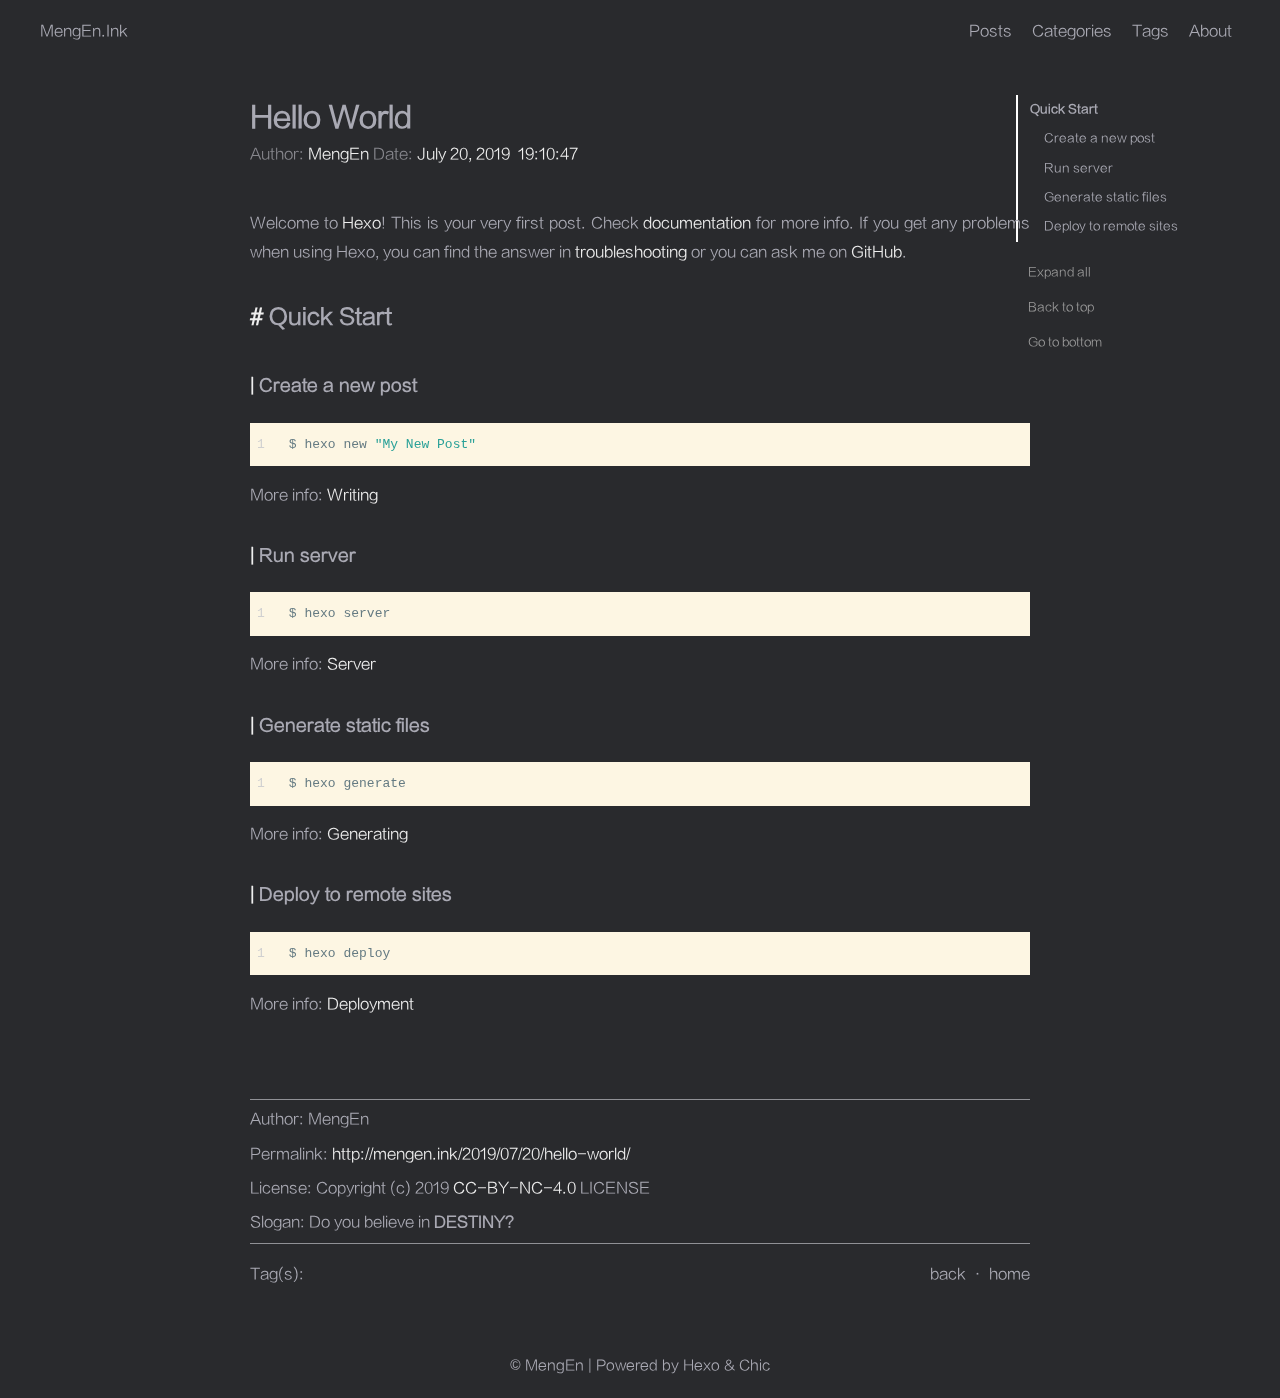
<file: 2019/07/20/hello-world/index.html>
<!DOCTYPE html>
<html lang="en">
<head><meta name="generator" content="Hexo 3.9.0">
    <meta charset="UTF-8">
<meta name="viewport" content="width=device-width, user-scalable=no, initial-scale=1.0, maximum-scale=1.0, minimum-scale=1.0">
<meta http-equiv="X-UA-Compatible" content="ie=edge">



<title>Hello World | MengEn.Ink</title>



    <link rel="icon" href="/favicon.ico">




    <!-- stylesheets list from _config.yml -->
    
    <link rel="stylesheet" href="/css/style.css">
    



    <!-- scripts list from _config.yml -->
    
    <script src="/js/script.js"></script>
    
    <script src="/js/tocbot.min.js"></script>
    



    
    
        
    


</head>
<body>
    <div class="wrapper">
        <header>
    <nav class="navbar">
        <div class="container">
            <div class="navbar-header header-logo"><a href="/">MengEn.Ink</a></div>
            <div class="menu navbar-right">
                
                    <a class="menu-item" href="/archives">Posts</a>
                
                    <a class="menu-item" href="/category">Categories</a>
                
                    <a class="menu-item" href="/tag">Tags</a>
                
                    <a class="menu-item" href="/about">About</a>
                
                <!-- <input id="switch_default" type="checkbox" class="switch_default">
                <label for="switch_default" class="toggleBtn"></label> -->
            </div>

        </div>
    </nav>

    
    <nav class="navbar-mobile" id="nav-mobile">
        <div class="container">
            <div class="navbar-header">
                <div>
                    <a href="/">MengEn.Ink</a><a id="mobile-toggle-theme">·&nbsp;Light</a>
                </div>
                <div class="menu-toggle" onclick="mobileBtn()">&#9776; Menu</div>
            </div>
            <div class="menu" id="mobile-menu">
                
                    <a class="menu-item" href="/archives">Posts</a>
                
                    <a class="menu-item" href="/category">Categories</a>
                
                    <a class="menu-item" href="/tag">Tags</a>
                
                    <a class="menu-item" href="/about">About</a>
                
            </div>
        </div>
    </nav>

</header>
<script>
    var mobileBtn = function f() {
        var toggleMenu = document.getElementsByClassName("menu-toggle")[0];
        var mobileMenu = document.getElementById("mobile-menu");
        if(toggleMenu.classList.contains("active")){
           toggleMenu.classList.remove("active")
            mobileMenu.classList.remove("active")
        }else{
            toggleMenu.classList.add("active")
            mobileMenu.classList.add("active")
        }
    }
</script>
        <div class="main">
            <div class="container">
    
    
        <div class="post-toc">
    <div class="tocbot-list">
    </div>
    <div class="tocbot-list-menu">
        <a class="tocbot-toc-expand" onclick="expand_toc()">Expand all</a>
        <a onclick="go_top()">Back to top</a>
        <a onclick="go_bottom()">Go to bottom</a>
    </div>
</div>

<script>
    document.ready(
        function () {
            tocbot.init({
                tocSelector: '.tocbot-list',
                contentSelector: '.post-content',
                headingSelector: 'h1, h2, h3, h4, h5',
                collapseDepth: 1,
                orderedList: false,
                scrollSmooth: true,
            })
        }
    )

    function expand_toc() {
        var b = document.querySelector(".tocbot-toc-expand");
        tocbot.init({
            tocSelector: '.tocbot-list',
            contentSelector: '.post-content',
            headingSelector: 'h1, h2, h3, h4, h5',
            collapseDepth: 6,
            orderedList: false,
            scrollSmooth: true,
        });
        b.setAttribute("onclick", "collapse_toc()");
        b.innerHTML = "Collapse all"
    }

    function collapse_toc() {
        var b = document.querySelector(".tocbot-toc-expand");
        tocbot.init({
            tocSelector: '.tocbot-list',
            contentSelector: '.post-content',
            headingSelector: 'h1, h2, h3, h4, h5',
            collapseDepth: 1,
            orderedList: false,
            scrollSmooth: true,
        });
        b.setAttribute("onclick", "expand_toc()");
        b.innerHTML = "Expand all"
    }

    function go_top() {
        window.scrollTo(0, 0);
    }

    function go_bottom() {
        window.scrollTo(0, document.body.scrollHeight);
    }

</script>
    

    
    <article class="post-wrap">
        <header class="post-header">
            <h1 class="post-title">Hello World</h1>
            
                <div class="post-meta">
                    
                        Author: <a itemprop="author" rel="author" href="/">MengEn</a>
                    

                    
                        <span class="post-time">
                        Date: <a href="#">July 20, 2019&nbsp;&nbsp;19:10:47</a>
                        </span>
                    
                    
                </div>
            
        </header>

        <div class="post-content">
            <p>Welcome to <a href="https://hexo.io/" target="_blank" rel="noopener">Hexo</a>! This is your very first post. Check <a href="https://hexo.io/docs/" target="_blank" rel="noopener">documentation</a> for more info. If you get any problems when using Hexo, you can find the answer in <a href="https://hexo.io/docs/troubleshooting.html" target="_blank" rel="noopener">troubleshooting</a> or you can ask me on <a href="https://github.com/hexojs/hexo/issues" target="_blank" rel="noopener">GitHub</a>.</p>
<h2 id="Quick-Start"><a href="#Quick-Start" class="headerlink" title="Quick Start"></a>Quick Start</h2><h3 id="Create-a-new-post"><a href="#Create-a-new-post" class="headerlink" title="Create a new post"></a>Create a new post</h3><figure class="highlight bash"><table><tr><td class="gutter"><pre><span class="line">1</span><br></pre></td><td class="code"><pre><span class="line">$ hexo new <span class="string">"My New Post"</span></span><br></pre></td></tr></table></figure>

<p>More info: <a href="https://hexo.io/docs/writing.html" target="_blank" rel="noopener">Writing</a></p>
<h3 id="Run-server"><a href="#Run-server" class="headerlink" title="Run server"></a>Run server</h3><figure class="highlight bash"><table><tr><td class="gutter"><pre><span class="line">1</span><br></pre></td><td class="code"><pre><span class="line">$ hexo server</span><br></pre></td></tr></table></figure>

<p>More info: <a href="https://hexo.io/docs/server.html" target="_blank" rel="noopener">Server</a></p>
<h3 id="Generate-static-files"><a href="#Generate-static-files" class="headerlink" title="Generate static files"></a>Generate static files</h3><figure class="highlight bash"><table><tr><td class="gutter"><pre><span class="line">1</span><br></pre></td><td class="code"><pre><span class="line">$ hexo generate</span><br></pre></td></tr></table></figure>

<p>More info: <a href="https://hexo.io/docs/generating.html" target="_blank" rel="noopener">Generating</a></p>
<h3 id="Deploy-to-remote-sites"><a href="#Deploy-to-remote-sites" class="headerlink" title="Deploy to remote sites"></a>Deploy to remote sites</h3><figure class="highlight bash"><table><tr><td class="gutter"><pre><span class="line">1</span><br></pre></td><td class="code"><pre><span class="line">$ hexo deploy</span><br></pre></td></tr></table></figure>

<p>More info: <a href="https://hexo.io/docs/deployment.html" target="_blank" rel="noopener">Deployment</a></p>

        </div>

        
            <section class="post-copyright">
                
                    <p class="copyright-item">
                        <span>Author:</span>
                        <span>MengEn</span>
                    </p>
                
                
                    <p class="copyright-item">
                        <span>Permalink:</span>
                        <span><a href="http://mengen.ink/2019/07/20/hello-world/">http://mengen.ink/2019/07/20/hello-world/</a></span>
                    </p>
                
                
                    <p class="copyright-item">
                        <span>License:</span>
                        <span>Copyright (c) 2019 <a href="http://creativecommons.org/licenses/by-nc/4.0/">CC-BY-NC-4.0</a> LICENSE</span>
                    </p>
                
                
                     <p class="copyright-item">
                         <span>Slogan:</span>
                         <span>Do you believe in <strong>DESTINY<strong>?</strong></strong></span>
                     </p>
                

            </section>
        
        <section class="post-tags">
            <div>
                <span>Tag(s):</span>
                <span class="tag">
                    
                </span>
            </div>
            <div>
                <a href="javascript:window.history.back();">back</a>
                <span>· </span>
                <a href="/">home</a>
            </div>
        </section>
        <section class="post-nav">
            
            
        </section>


    </article>
</div>

        </div>
        <footer id="footer" class="footer">
    <div class="copyright">
        <span>© MengEn | Powered by <a href="https://hexo.io" target="_blank">Hexo</a> & <a href="https://github.com/Siricee/hexo-theme-Chic" target="_blank">Chic</a></span>
    </div>
</footer>

    </div>
</body>
</html>
</file>
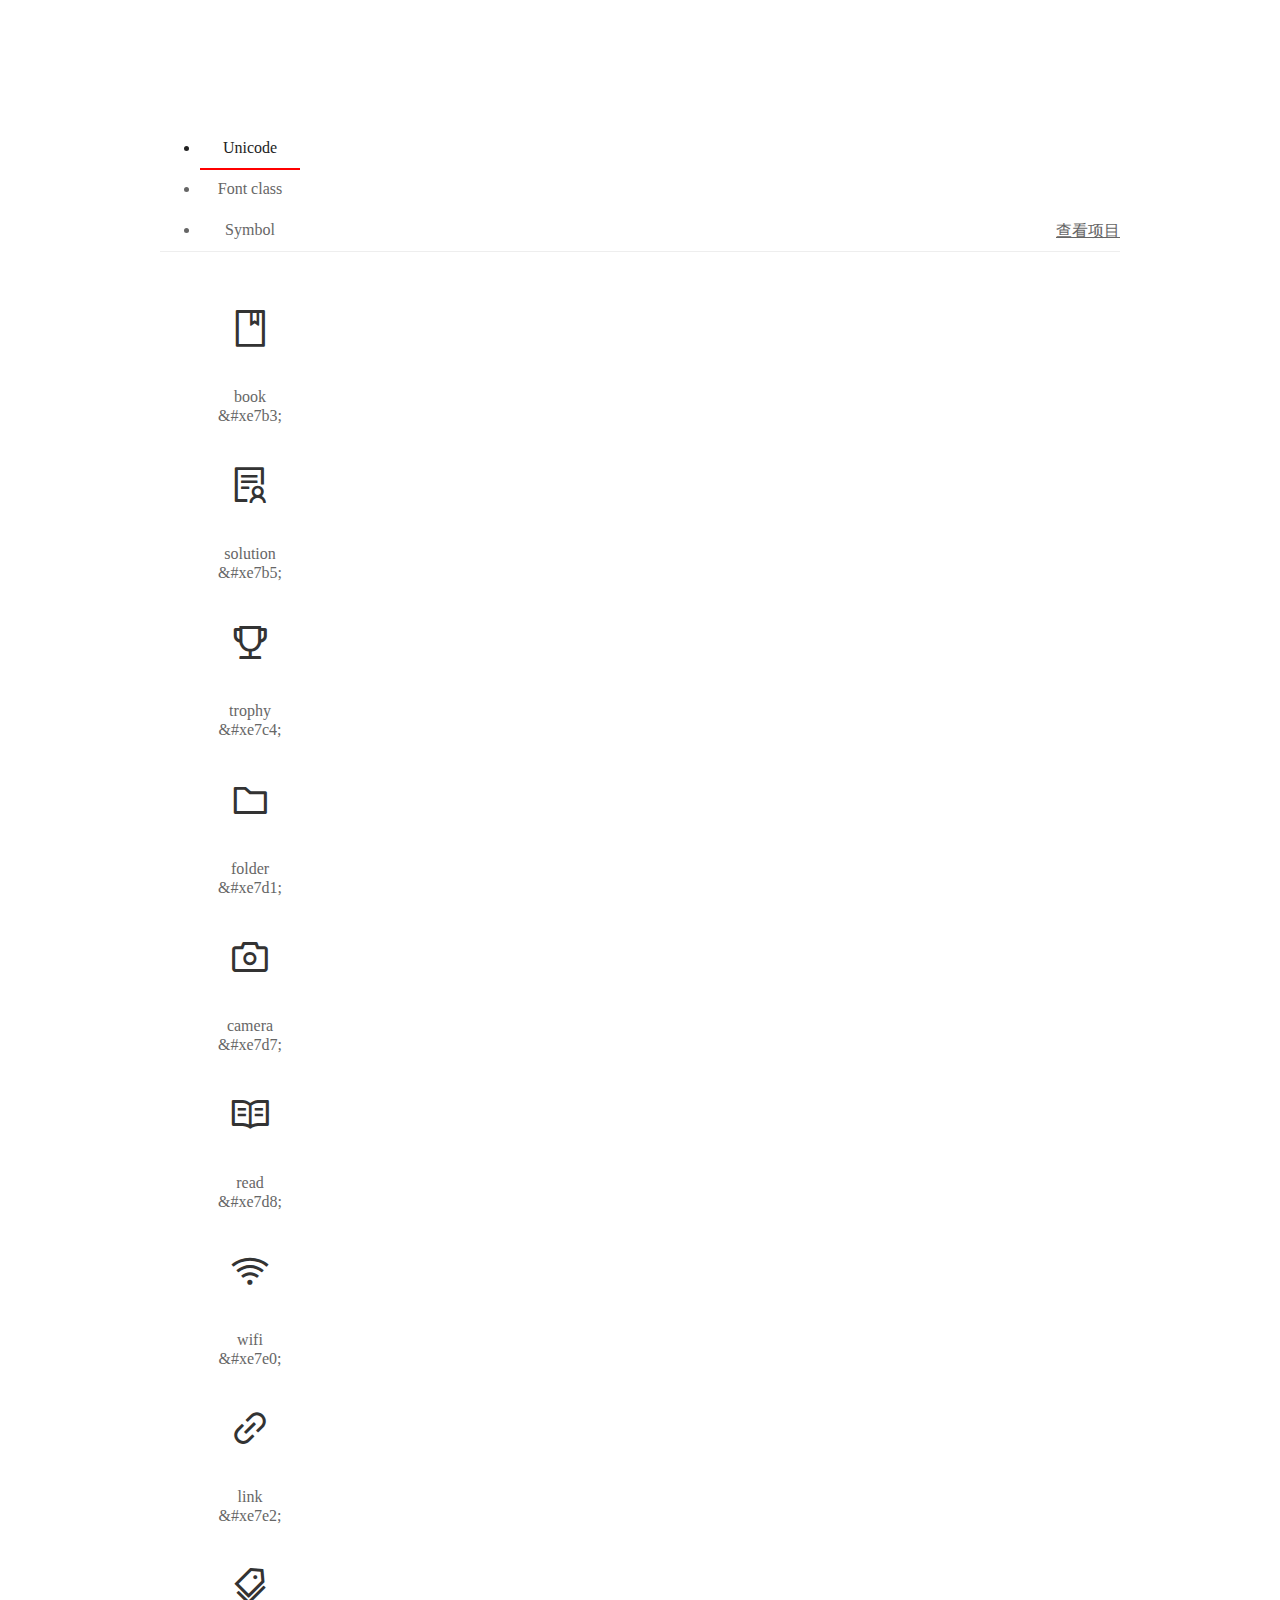
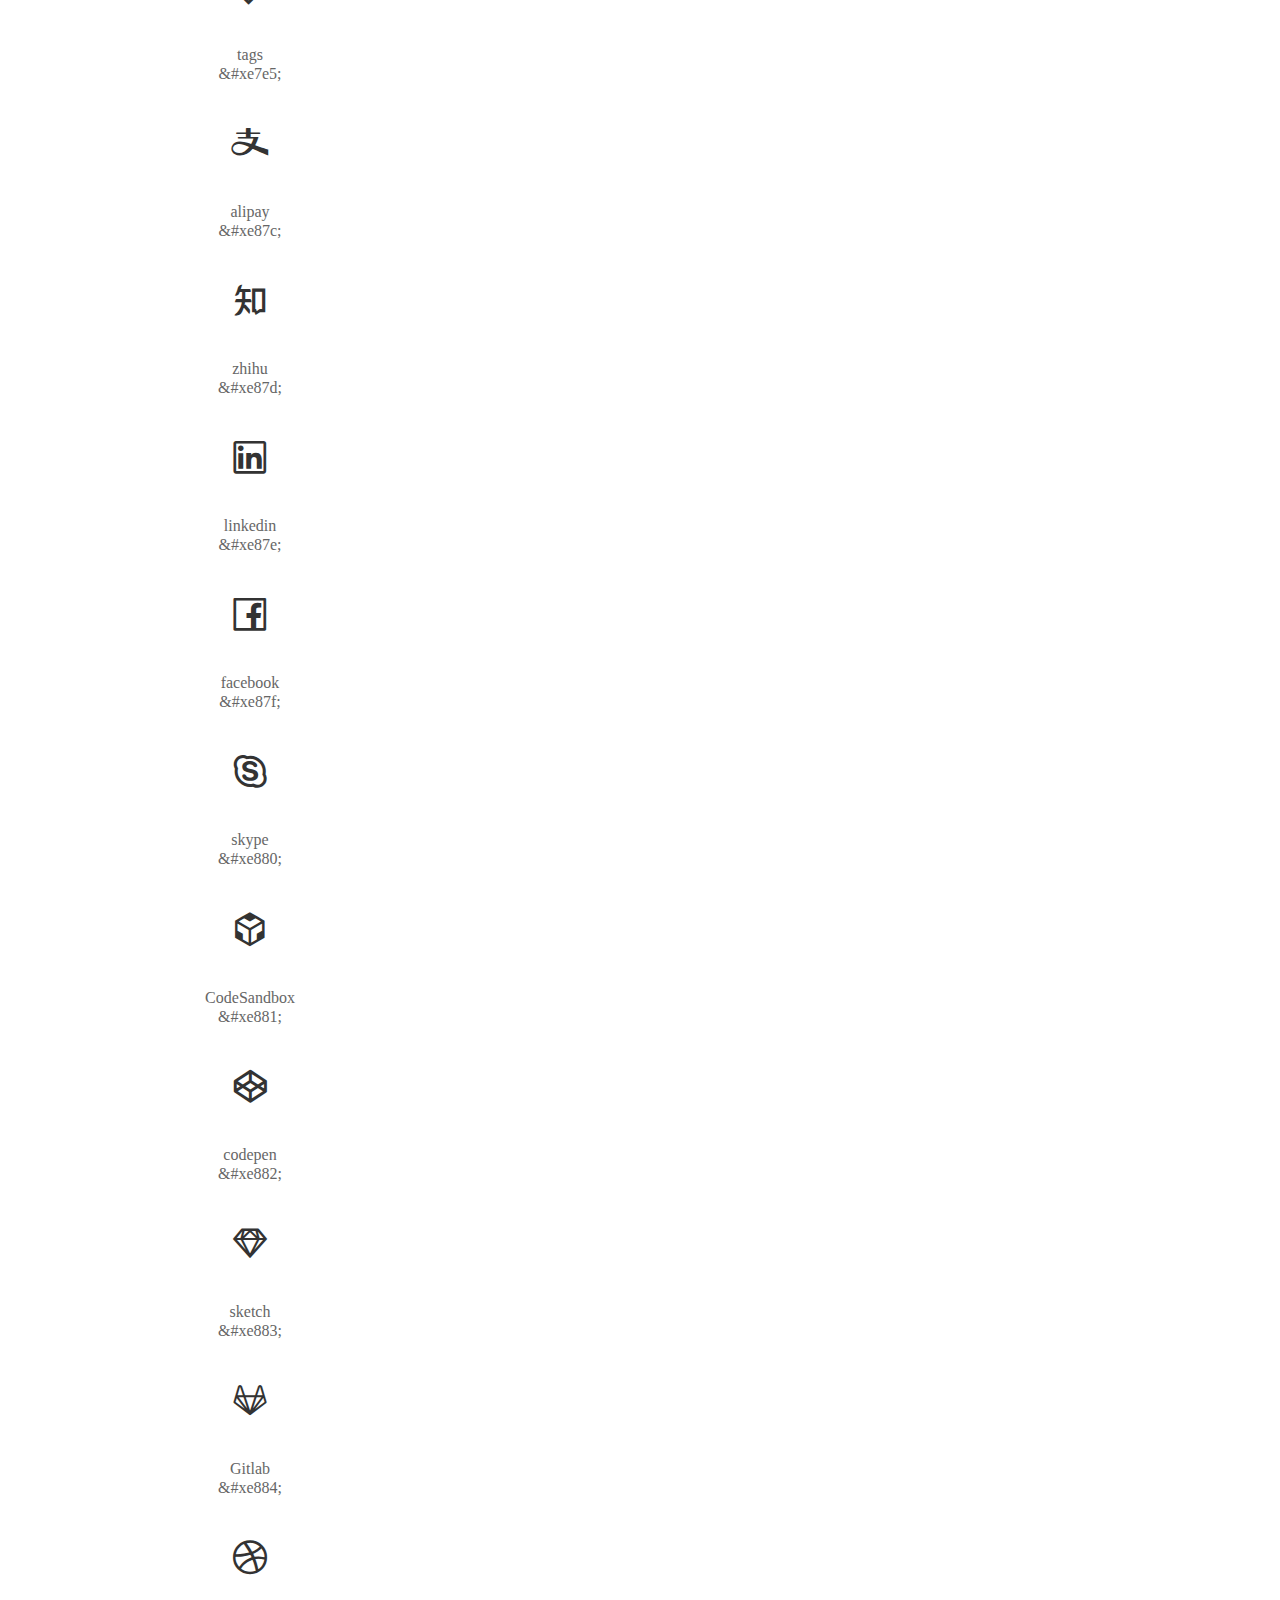
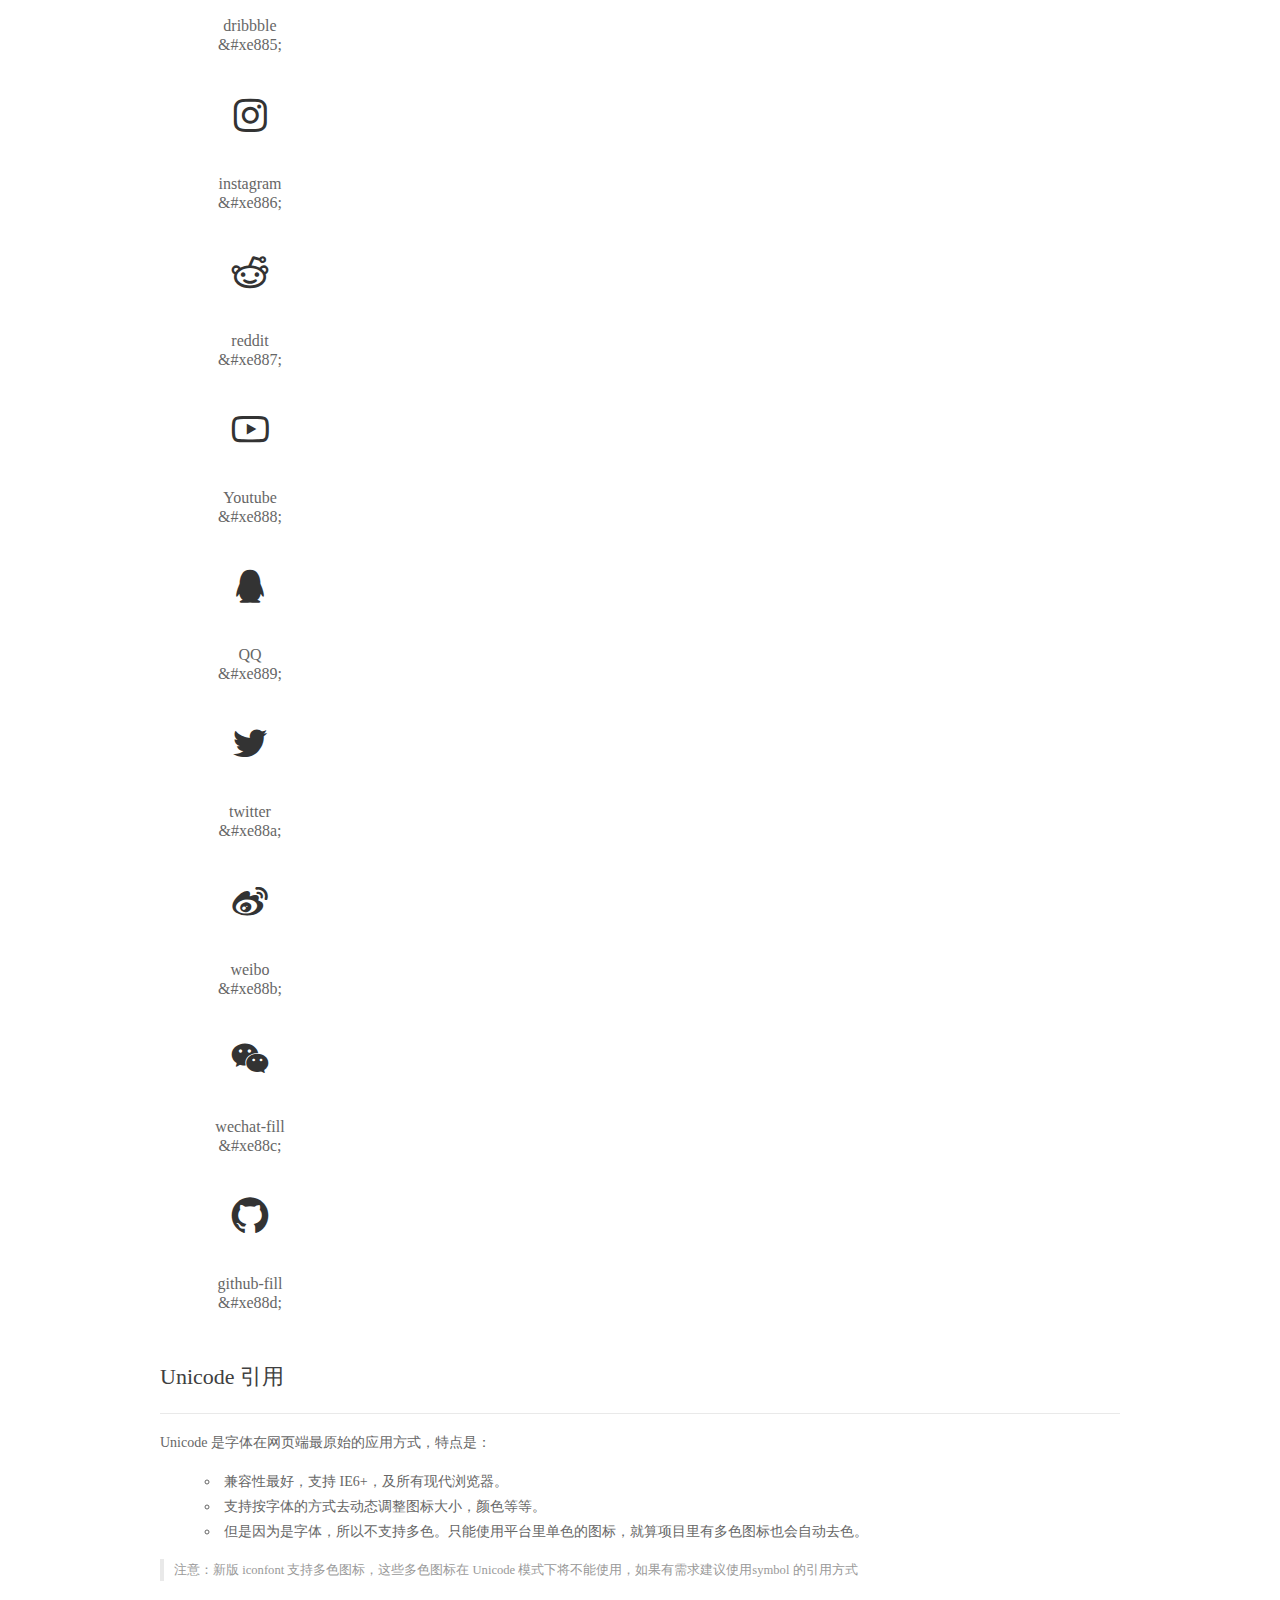
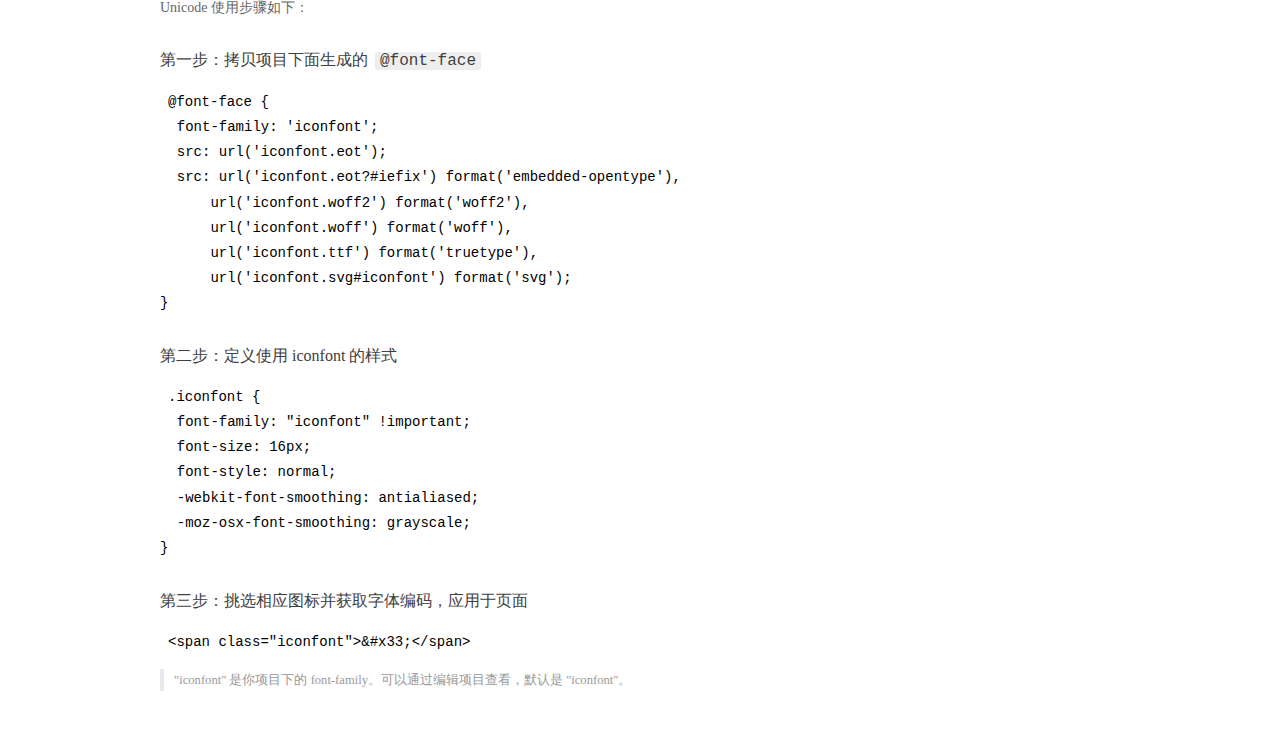
<file: fonts/iconfont/demo_index.html>
<!DOCTYPE html>
<html>
<head><meta name="generator" content="Hexo 3.9.0">
  <meta charset="utf-8">
  <title>IconFont Demo</title>
  <link rel="shortcut icon" href="https://gtms04.alicdn.com/tps/i4/TB1_oz6GVXXXXaFXpXXJDFnIXXX-64-64.ico" type="image/x-icon">
  <link rel="stylesheet" href="https://g.alicdn.com/thx/cube/1.3.2/cube.min.css">
  <link rel="stylesheet" href="demo.css">
  <link rel="stylesheet" href="iconfont.css">
  <script src="iconfont.js"></script>
  <!-- jQuery -->
  <script src="https://a1.alicdn.com/oss/uploads/2018/12/26/7bfddb60-08e8-11e9-9b04-53e73bb6408b.js"></script>
  <!-- 代码高亮 -->
  <script src="https://a1.alicdn.com/oss/uploads/2018/12/26/a3f714d0-08e6-11e9-8a15-ebf944d7534c.js"></script>
</head>
<body>
  <div class="main">
    <h1 class="logo"><a href="https://www.iconfont.cn/" title="iconfont 首页" target="_blank">&#xe86b;</a></h1>
    <div class="nav-tabs">
      <ul id="tabs" class="dib-box">
        <li class="dib active"><span>Unicode</span></li>
        <li class="dib"><span>Font class</span></li>
        <li class="dib"><span>Symbol</span></li>
      </ul>
      
      <a href="https://www.iconfont.cn/manage/index?manage_type=myprojects&projectId=1232073" target="_blank" class="nav-more">查看项目</a>
      
    </div>
    <div class="tab-container">
      <div class="content unicode" style="display: block;">
          <ul class="icon_lists dib-box">
          
            <li class="dib">
              <span class="icon iconfont">&#xe7b3;</span>
                <div class="name">book</div>
                <div class="code-name">&amp;#xe7b3;</div>
              </li>
          
            <li class="dib">
              <span class="icon iconfont">&#xe7b5;</span>
                <div class="name">solution</div>
                <div class="code-name">&amp;#xe7b5;</div>
              </li>
          
            <li class="dib">
              <span class="icon iconfont">&#xe7c4;</span>
                <div class="name">trophy</div>
                <div class="code-name">&amp;#xe7c4;</div>
              </li>
          
            <li class="dib">
              <span class="icon iconfont">&#xe7d1;</span>
                <div class="name">folder</div>
                <div class="code-name">&amp;#xe7d1;</div>
              </li>
          
            <li class="dib">
              <span class="icon iconfont">&#xe7d7;</span>
                <div class="name">camera</div>
                <div class="code-name">&amp;#xe7d7;</div>
              </li>
          
            <li class="dib">
              <span class="icon iconfont">&#xe7d8;</span>
                <div class="name">read</div>
                <div class="code-name">&amp;#xe7d8;</div>
              </li>
          
            <li class="dib">
              <span class="icon iconfont">&#xe7e0;</span>
                <div class="name">wifi</div>
                <div class="code-name">&amp;#xe7e0;</div>
              </li>
          
            <li class="dib">
              <span class="icon iconfont">&#xe7e2;</span>
                <div class="name">link</div>
                <div class="code-name">&amp;#xe7e2;</div>
              </li>
          
            <li class="dib">
              <span class="icon iconfont">&#xe7e5;</span>
                <div class="name">tags</div>
                <div class="code-name">&amp;#xe7e5;</div>
              </li>
          
            <li class="dib">
              <span class="icon iconfont">&#xe87c;</span>
                <div class="name">alipay</div>
                <div class="code-name">&amp;#xe87c;</div>
              </li>
          
            <li class="dib">
              <span class="icon iconfont">&#xe87d;</span>
                <div class="name">zhihu</div>
                <div class="code-name">&amp;#xe87d;</div>
              </li>
          
            <li class="dib">
              <span class="icon iconfont">&#xe87e;</span>
                <div class="name">linkedin</div>
                <div class="code-name">&amp;#xe87e;</div>
              </li>
          
            <li class="dib">
              <span class="icon iconfont">&#xe87f;</span>
                <div class="name">facebook</div>
                <div class="code-name">&amp;#xe87f;</div>
              </li>
          
            <li class="dib">
              <span class="icon iconfont">&#xe880;</span>
                <div class="name">skype</div>
                <div class="code-name">&amp;#xe880;</div>
              </li>
          
            <li class="dib">
              <span class="icon iconfont">&#xe881;</span>
                <div class="name">CodeSandbox</div>
                <div class="code-name">&amp;#xe881;</div>
              </li>
          
            <li class="dib">
              <span class="icon iconfont">&#xe882;</span>
                <div class="name">codepen</div>
                <div class="code-name">&amp;#xe882;</div>
              </li>
          
            <li class="dib">
              <span class="icon iconfont">&#xe883;</span>
                <div class="name">sketch</div>
                <div class="code-name">&amp;#xe883;</div>
              </li>
          
            <li class="dib">
              <span class="icon iconfont">&#xe884;</span>
                <div class="name">Gitlab</div>
                <div class="code-name">&amp;#xe884;</div>
              </li>
          
            <li class="dib">
              <span class="icon iconfont">&#xe885;</span>
                <div class="name">dribbble</div>
                <div class="code-name">&amp;#xe885;</div>
              </li>
          
            <li class="dib">
              <span class="icon iconfont">&#xe886;</span>
                <div class="name">instagram</div>
                <div class="code-name">&amp;#xe886;</div>
              </li>
          
            <li class="dib">
              <span class="icon iconfont">&#xe887;</span>
                <div class="name">reddit</div>
                <div class="code-name">&amp;#xe887;</div>
              </li>
          
            <li class="dib">
              <span class="icon iconfont">&#xe888;</span>
                <div class="name">Youtube</div>
                <div class="code-name">&amp;#xe888;</div>
              </li>
          
            <li class="dib">
              <span class="icon iconfont">&#xe889;</span>
                <div class="name">QQ</div>
                <div class="code-name">&amp;#xe889;</div>
              </li>
          
            <li class="dib">
              <span class="icon iconfont">&#xe88a;</span>
                <div class="name">twitter</div>
                <div class="code-name">&amp;#xe88a;</div>
              </li>
          
            <li class="dib">
              <span class="icon iconfont">&#xe88b;</span>
                <div class="name">weibo</div>
                <div class="code-name">&amp;#xe88b;</div>
              </li>
          
            <li class="dib">
              <span class="icon iconfont">&#xe88c;</span>
                <div class="name">wechat-fill</div>
                <div class="code-name">&amp;#xe88c;</div>
              </li>
          
            <li class="dib">
              <span class="icon iconfont">&#xe88d;</span>
                <div class="name">github-fill</div>
                <div class="code-name">&amp;#xe88d;</div>
              </li>
          
          </ul>
          <div class="article markdown">
          <h2 id="unicode-">Unicode 引用</h2>
          <hr>

          <p>Unicode 是字体在网页端最原始的应用方式，特点是：</p>
          <ul>
            <li>兼容性最好，支持 IE6+，及所有现代浏览器。</li>
            <li>支持按字体的方式去动态调整图标大小，颜色等等。</li>
            <li>但是因为是字体，所以不支持多色。只能使用平台里单色的图标，就算项目里有多色图标也会自动去色。</li>
          </ul>
          <blockquote>
            <p>注意：新版 iconfont 支持多色图标，这些多色图标在 Unicode 模式下将不能使用，如果有需求建议使用symbol 的引用方式</p>
          </blockquote>
          <p>Unicode 使用步骤如下：</p>
          <h3 id="-font-face">第一步：拷贝项目下面生成的 <code>@font-face</code></h3>
<pre><code class="language-css">@font-face {
  font-family: 'iconfont';
  src: url('iconfont.eot');
  src: url('iconfont.eot?#iefix') format('embedded-opentype'),
      url('iconfont.woff2') format('woff2'),
      url('iconfont.woff') format('woff'),
      url('iconfont.ttf') format('truetype'),
      url('iconfont.svg#iconfont') format('svg');
}
</code></pre>
          <h3 id="-iconfont-">第二步：定义使用 iconfont 的样式</h3>
<pre><code class="language-css">.iconfont {
  font-family: "iconfont" !important;
  font-size: 16px;
  font-style: normal;
  -webkit-font-smoothing: antialiased;
  -moz-osx-font-smoothing: grayscale;
}
</code></pre>
          <h3 id="-">第三步：挑选相应图标并获取字体编码，应用于页面</h3>
<pre>
<code class="language-html">&lt;span class="iconfont"&gt;&amp;#x33;&lt;/span&gt;
</code></pre>
          <blockquote>
            <p>"iconfont" 是你项目下的 font-family。可以通过编辑项目查看，默认是 "iconfont"。</p>
          </blockquote>
          </div>
      </div>
      <div class="content font-class">
        <ul class="icon_lists dib-box">
          
          <li class="dib">
            <span class="icon iconfont icon-publish"></span>
            <div class="name">
              book
            </div>
            <div class="code-name">.icon-publish
            </div>
          </li>
          
          <li class="dib">
            <span class="icon iconfont icon-resume"></span>
            <div class="name">
              solution
            </div>
            <div class="code-name">.icon-resume
            </div>
          </li>
          
          <li class="dib">
            <span class="icon iconfont icon-trophy"></span>
            <div class="name">
              trophy
            </div>
            <div class="code-name">.icon-trophy
            </div>
          </li>
          
          <li class="dib">
            <span class="icon iconfont icon-category"></span>
            <div class="name">
              folder
            </div>
            <div class="code-name">.icon-category
            </div>
          </li>
          
          <li class="dib">
            <span class="icon iconfont icon-gallary"></span>
            <div class="name">
              camera
            </div>
            <div class="code-name">.icon-gallary
            </div>
          </li>
          
          <li class="dib">
            <span class="icon iconfont icon-blog"></span>
            <div class="name">
              read
            </div>
            <div class="code-name">.icon-blog
            </div>
          </li>
          
          <li class="dib">
            <span class="icon iconfont icon-rss"></span>
            <div class="name">
              wifi
            </div>
            <div class="code-name">.icon-rss
            </div>
          </li>
          
          <li class="dib">
            <span class="icon iconfont icon-link"></span>
            <div class="name">
              link
            </div>
            <div class="code-name">.icon-link
            </div>
          </li>
          
          <li class="dib">
            <span class="icon iconfont icon-tags"></span>
            <div class="name">
              tags
            </div>
            <div class="code-name">.icon-tags
            </div>
          </li>
          
          <li class="dib">
            <span class="icon iconfont icon-alipay"></span>
            <div class="name">
              alipay
            </div>
            <div class="code-name">.icon-alipay
            </div>
          </li>
          
          <li class="dib">
            <span class="icon iconfont icon-zhihu"></span>
            <div class="name">
              zhihu
            </div>
            <div class="code-name">.icon-zhihu
            </div>
          </li>
          
          <li class="dib">
            <span class="icon iconfont icon-linkedin"></span>
            <div class="name">
              linkedin
            </div>
            <div class="code-name">.icon-linkedin
            </div>
          </li>
          
          <li class="dib">
            <span class="icon iconfont icon-facebook"></span>
            <div class="name">
              facebook
            </div>
            <div class="code-name">.icon-facebook
            </div>
          </li>
          
          <li class="dib">
            <span class="icon iconfont icon-skype"></span>
            <div class="name">
              skype
            </div>
            <div class="code-name">.icon-skype
            </div>
          </li>
          
          <li class="dib">
            <span class="icon iconfont icon-codesandbox"></span>
            <div class="name">
              CodeSandbox
            </div>
            <div class="code-name">.icon-codesandbox
            </div>
          </li>
          
          <li class="dib">
            <span class="icon iconfont icon-codepen"></span>
            <div class="name">
              codepen
            </div>
            <div class="code-name">.icon-codepen
            </div>
          </li>
          
          <li class="dib">
            <span class="icon iconfont icon-sketch"></span>
            <div class="name">
              sketch
            </div>
            <div class="code-name">.icon-sketch
            </div>
          </li>
          
          <li class="dib">
            <span class="icon iconfont icon-gitlab"></span>
            <div class="name">
              Gitlab
            </div>
            <div class="code-name">.icon-gitlab
            </div>
          </li>
          
          <li class="dib">
            <span class="icon iconfont icon-dribbble"></span>
            <div class="name">
              dribbble
            </div>
            <div class="code-name">.icon-dribbble
            </div>
          </li>
          
          <li class="dib">
            <span class="icon iconfont icon-instagram"></span>
            <div class="name">
              instagram
            </div>
            <div class="code-name">.icon-instagram
            </div>
          </li>
          
          <li class="dib">
            <span class="icon iconfont icon-reddit"></span>
            <div class="name">
              reddit
            </div>
            <div class="code-name">.icon-reddit
            </div>
          </li>
          
          <li class="dib">
            <span class="icon iconfont icon-youtube"></span>
            <div class="name">
              Youtube
            </div>
            <div class="code-name">.icon-youtube
            </div>
          </li>
          
          <li class="dib">
            <span class="icon iconfont icon-qq"></span>
            <div class="name">
              QQ
            </div>
            <div class="code-name">.icon-qq
            </div>
          </li>
          
          <li class="dib">
            <span class="icon iconfont icon-twitter"></span>
            <div class="name">
              twitter
            </div>
            <div class="code-name">.icon-twitter
            </div>
          </li>
          
          <li class="dib">
            <span class="icon iconfont icon-weibo"></span>
            <div class="name">
              weibo
            </div>
            <div class="code-name">.icon-weibo
            </div>
          </li>
          
          <li class="dib">
            <span class="icon iconfont icon-wechat"></span>
            <div class="name">
              wechat-fill
            </div>
            <div class="code-name">.icon-wechat
            </div>
          </li>
          
          <li class="dib">
            <span class="icon iconfont icon-github"></span>
            <div class="name">
              github-fill
            </div>
            <div class="code-name">.icon-github
            </div>
          </li>
          
        </ul>
        <div class="article markdown">
        <h2 id="font-class-">font-class 引用</h2>
        <hr>

        <p>font-class 是 Unicode 使用方式的一种变种，主要是解决 Unicode 书写不直观，语意不明确的问题。</p>
        <p>与 Unicode 使用方式相比，具有如下特点：</p>
        <ul>
          <li>兼容性良好，支持 IE8+，及所有现代浏览器。</li>
          <li>相比于 Unicode 语意明确，书写更直观。可以很容易分辨这个 icon 是什么。</li>
          <li>因为使用 class 来定义图标，所以当要替换图标时，只需要修改 class 里面的 Unicode 引用。</li>
          <li>不过因为本质上还是使用的字体，所以多色图标还是不支持的。</li>
        </ul>
        <p>使用步骤如下：</p>
        <h3 id="-fontclass-">第一步：引入项目下面生成的 fontclass 代码：</h3>
<pre><code class="language-html">&lt;link rel="stylesheet" href="./iconfont.css"&gt;
</code></pre>
        <h3 id="-">第二步：挑选相应图标并获取类名，应用于页面：</h3>
<pre><code class="language-html">&lt;span class="iconfont icon-xxx"&gt;&lt;/span&gt;
</code></pre>
        <blockquote>
          <p>"
            iconfont" 是你项目下的 font-family。可以通过编辑项目查看，默认是 "iconfont"。</p>
        </blockquote>
      </div>
      </div>
      <div class="content symbol">
          <ul class="icon_lists dib-box">
          
            <li class="dib">
                <svg class="icon svg-icon" aria-hidden="true">
                  <use xlink:href="#icon-publish"/>
                </svg>
                <div class="name">book</div>
                <div class="code-name">#icon-publish</div>
            </li>
          
            <li class="dib">
                <svg class="icon svg-icon" aria-hidden="true">
                  <use xlink:href="#icon-resume"/>
                </svg>
                <div class="name">solution</div>
                <div class="code-name">#icon-resume</div>
            </li>
          
            <li class="dib">
                <svg class="icon svg-icon" aria-hidden="true">
                  <use xlink:href="#icon-trophy"/>
                </svg>
                <div class="name">trophy</div>
                <div class="code-name">#icon-trophy</div>
            </li>
          
            <li class="dib">
                <svg class="icon svg-icon" aria-hidden="true">
                  <use xlink:href="#icon-category"/>
                </svg>
                <div class="name">folder</div>
                <div class="code-name">#icon-category</div>
            </li>
          
            <li class="dib">
                <svg class="icon svg-icon" aria-hidden="true">
                  <use xlink:href="#icon-gallary"/>
                </svg>
                <div class="name">camera</div>
                <div class="code-name">#icon-gallary</div>
            </li>
          
            <li class="dib">
                <svg class="icon svg-icon" aria-hidden="true">
                  <use xlink:href="#icon-blog"/>
                </svg>
                <div class="name">read</div>
                <div class="code-name">#icon-blog</div>
            </li>
          
            <li class="dib">
                <svg class="icon svg-icon" aria-hidden="true">
                  <use xlink:href="#icon-rss"/>
                </svg>
                <div class="name">wifi</div>
                <div class="code-name">#icon-rss</div>
            </li>
          
            <li class="dib">
                <svg class="icon svg-icon" aria-hidden="true">
                  <use xlink:href="#icon-link"/>
                </svg>
                <div class="name">link</div>
                <div class="code-name">#icon-link</div>
            </li>
          
            <li class="dib">
                <svg class="icon svg-icon" aria-hidden="true">
                  <use xlink:href="#icon-tags"/>
                </svg>
                <div class="name">tags</div>
                <div class="code-name">#icon-tags</div>
            </li>
          
            <li class="dib">
                <svg class="icon svg-icon" aria-hidden="true">
                  <use xlink:href="#icon-alipay"/>
                </svg>
                <div class="name">alipay</div>
                <div class="code-name">#icon-alipay</div>
            </li>
          
            <li class="dib">
                <svg class="icon svg-icon" aria-hidden="true">
                  <use xlink:href="#icon-zhihu"/>
                </svg>
                <div class="name">zhihu</div>
                <div class="code-name">#icon-zhihu</div>
            </li>
          
            <li class="dib">
                <svg class="icon svg-icon" aria-hidden="true">
                  <use xlink:href="#icon-linkedin"/>
                </svg>
                <div class="name">linkedin</div>
                <div class="code-name">#icon-linkedin</div>
            </li>
          
            <li class="dib">
                <svg class="icon svg-icon" aria-hidden="true">
                  <use xlink:href="#icon-facebook"/>
                </svg>
                <div class="name">facebook</div>
                <div class="code-name">#icon-facebook</div>
            </li>
          
            <li class="dib">
                <svg class="icon svg-icon" aria-hidden="true">
                  <use xlink:href="#icon-skype"/>
                </svg>
                <div class="name">skype</div>
                <div class="code-name">#icon-skype</div>
            </li>
          
            <li class="dib">
                <svg class="icon svg-icon" aria-hidden="true">
                  <use xlink:href="#icon-codesandbox"/>
                </svg>
                <div class="name">CodeSandbox</div>
                <div class="code-name">#icon-codesandbox</div>
            </li>
          
            <li class="dib">
                <svg class="icon svg-icon" aria-hidden="true">
                  <use xlink:href="#icon-codepen"/>
                </svg>
                <div class="name">codepen</div>
                <div class="code-name">#icon-codepen</div>
            </li>
          
            <li class="dib">
                <svg class="icon svg-icon" aria-hidden="true">
                  <use xlink:href="#icon-sketch"/>
                </svg>
                <div class="name">sketch</div>
                <div class="code-name">#icon-sketch</div>
            </li>
          
            <li class="dib">
                <svg class="icon svg-icon" aria-hidden="true">
                  <use xlink:href="#icon-gitlab"/>
                </svg>
                <div class="name">Gitlab</div>
                <div class="code-name">#icon-gitlab</div>
            </li>
          
            <li class="dib">
                <svg class="icon svg-icon" aria-hidden="true">
                  <use xlink:href="#icon-dribbble"/>
                </svg>
                <div class="name">dribbble</div>
                <div class="code-name">#icon-dribbble</div>
            </li>
          
            <li class="dib">
                <svg class="icon svg-icon" aria-hidden="true">
                  <use xlink:href="#icon-instagram"/>
                </svg>
                <div class="name">instagram</div>
                <div class="code-name">#icon-instagram</div>
            </li>
          
            <li class="dib">
                <svg class="icon svg-icon" aria-hidden="true">
                  <use xlink:href="#icon-reddit"/>
                </svg>
                <div class="name">reddit</div>
                <div class="code-name">#icon-reddit</div>
            </li>
          
            <li class="dib">
                <svg class="icon svg-icon" aria-hidden="true">
                  <use xlink:href="#icon-youtube"/>
                </svg>
                <div class="name">Youtube</div>
                <div class="code-name">#icon-youtube</div>
            </li>
          
            <li class="dib">
                <svg class="icon svg-icon" aria-hidden="true">
                  <use xlink:href="#icon-qq"/>
                </svg>
                <div class="name">QQ</div>
                <div class="code-name">#icon-qq</div>
            </li>
          
            <li class="dib">
                <svg class="icon svg-icon" aria-hidden="true">
                  <use xlink:href="#icon-twitter"/>
                </svg>
                <div class="name">twitter</div>
                <div class="code-name">#icon-twitter</div>
            </li>
          
            <li class="dib">
                <svg class="icon svg-icon" aria-hidden="true">
                  <use xlink:href="#icon-weibo"/>
                </svg>
                <div class="name">weibo</div>
                <div class="code-name">#icon-weibo</div>
            </li>
          
            <li class="dib">
                <svg class="icon svg-icon" aria-hidden="true">
                  <use xlink:href="#icon-wechat"/>
                </svg>
                <div class="name">wechat-fill</div>
                <div class="code-name">#icon-wechat</div>
            </li>
          
            <li class="dib">
                <svg class="icon svg-icon" aria-hidden="true">
                  <use xlink:href="#icon-github"/>
                </svg>
                <div class="name">github-fill</div>
                <div class="code-name">#icon-github</div>
            </li>
          
          </ul>
          <div class="article markdown">
          <h2 id="symbol-">Symbol 引用</h2>
          <hr>

          <p>这是一种全新的使用方式，应该说这才是未来的主流，也是平台目前推荐的用法。相关介绍可以参考这篇<a href>文章</a>
            这种用法其实是做了一个 SVG 的集合，与另外两种相比具有如下特点：</p>
          <ul>
            <li>支持多色图标了，不再受单色限制。</li>
            <li>通过一些技巧，支持像字体那样，通过 <code>font-size</code>, <code>color</code> 来调整样式。</li>
            <li>兼容性较差，支持 IE9+，及现代浏览器。</li>
            <li>浏览器渲染 SVG 的性能一般，还不如 png。</li>
          </ul>
          <p>使用步骤如下：</p>
          <h3 id="-symbol-">第一步：引入项目下面生成的 symbol 代码：</h3>
<pre><code class="language-html">&lt;script src="./iconfont.js"&gt;&lt;/script&gt;
</code></pre>
          <h3 id="-css-">第二步：加入通用 CSS 代码（引入一次就行）：</h3>
<pre><code class="language-html">&lt;style&gt;
.icon {
  width: 1em;
  height: 1em;
  vertical-align: -0.15em;
  fill: currentColor;
  overflow: hidden;
}
&lt;/style&gt;
</code></pre>
          <h3 id="-">第三步：挑选相应图标并获取类名，应用于页面：</h3>
<pre><code class="language-html">&lt;svg class="icon" aria-hidden="true"&gt;
  &lt;use xlink:href="#icon-xxx"&gt;&lt;/use&gt;
&lt;/svg&gt;
</code></pre>
          </div>
      </div>

    </div>
  </div>
  <script>
  $(document).ready(function () {
      $('.tab-container .content:first').show()

      $('#tabs li').click(function (e) {
        var tabContent = $('.tab-container .content')
        var index = $(this).index()

        if ($(this).hasClass('active')) {
          return
        } else {
          $('#tabs li').removeClass('active')
          $(this).addClass('active')

          tabContent.hide().eq(index).fadeIn()
        }
      })
    })
  </script>
</body>
</html>
</file>
<file: fonts/iconfont/demo.css>
/* Logo 字体 */
@font-face {
  font-family: "iconfont logo";
  src: url('https://at.alicdn.com/t/font_985780_km7mi63cihi.eot?t=1545807318834');
  src: url('https://at.alicdn.com/t/font_985780_km7mi63cihi.eot?t=1545807318834#iefix') format('embedded-opentype'),
    url('https://at.alicdn.com/t/font_985780_km7mi63cihi.woff?t=1545807318834') format('woff'),
    url('https://at.alicdn.com/t/font_985780_km7mi63cihi.ttf?t=1545807318834') format('truetype'),
    url('https://at.alicdn.com/t/font_985780_km7mi63cihi.svg?t=1545807318834#iconfont') format('svg');
}

.logo {
  font-family: "iconfont logo";
  font-size: 160px;
  font-style: normal;
  -webkit-font-smoothing: antialiased;
  -moz-osx-font-smoothing: grayscale;
}

/* tabs */
.nav-tabs {
  position: relative;
}

.nav-tabs .nav-more {
  position: absolute;
  right: 0;
  bottom: 0;
  height: 42px;
  line-height: 42px;
  color: #666;
}

#tabs {
  border-bottom: 1px solid #eee;
}

#tabs li {
  cursor: pointer;
  width: 100px;
  height: 40px;
  line-height: 40px;
  text-align: center;
  font-size: 16px;
  border-bottom: 2px solid transparent;
  position: relative;
  z-index: 1;
  margin-bottom: -1px;
  color: #666;
}


#tabs .active {
  border-bottom-color: #f00;
  color: #222;
}

.tab-container .content {
  display: none;
}

/* 页面布局 */
.main {
  padding: 30px 100px;
  width: 960px;
  margin: 0 auto;
}

.main .logo {
  color: #333;
  text-align: left;
  margin-bottom: 30px;
  line-height: 1;
  height: 110px;
  margin-top: -50px;
  overflow: hidden;
  *zoom: 1;
}

.main .logo a {
  font-size: 160px;
  color: #333;
}

.helps {
  margin-top: 40px;
}

.helps pre {
  padding: 20px;
  margin: 10px 0;
  border: solid 1px #e7e1cd;
  background-color: #fffdef;
  overflow: auto;
}

.icon_lists {
  width: 100% !important;
  overflow: hidden;
  *zoom: 1;
}

.icon_lists li {
  width: 100px;
  margin-bottom: 10px;
  margin-right: 20px;
  text-align: center;
  list-style: none !important;
  cursor: default;
}

.icon_lists li .code-name {
  line-height: 1.2;
}

.icon_lists .icon {
  display: block;
  height: 100px;
  line-height: 100px;
  font-size: 42px;
  margin: 10px auto;
  color: #333;
  -webkit-transition: font-size 0.25s linear, width 0.25s linear;
  -moz-transition: font-size 0.25s linear, width 0.25s linear;
  transition: font-size 0.25s linear, width 0.25s linear;
}

.icon_lists .icon:hover {
  font-size: 100px;
}

.icon_lists .svg-icon {
  /* 通过设置 font-size 来改变图标大小 */
  width: 1em;
  /* 图标和文字相邻时，垂直对齐 */
  vertical-align: -0.15em;
  /* 通过设置 color 来改变 SVG 的颜色/fill */
  fill: currentColor;
  /* path 和 stroke 溢出 viewBox 部分在 IE 下会显示
      normalize.css 中也包含这行 */
  overflow: hidden;
}

.icon_lists li .name,
.icon_lists li .code-name {
  color: #666;
}

/* markdown 样式 */
.markdown {
  color: #666;
  font-size: 14px;
  line-height: 1.8;
}

.highlight {
  line-height: 1.5;
}

.markdown img {
  vertical-align: middle;
  max-width: 100%;
}

.markdown h1 {
  color: #404040;
  font-weight: 500;
  line-height: 40px;
  margin-bottom: 24px;
}

.markdown h2,
.markdown h3,
.markdown h4,
.markdown h5,
.markdown h6 {
  color: #404040;
  margin: 1.6em 0 0.6em 0;
  font-weight: 500;
  clear: both;
}

.markdown h1 {
  font-size: 28px;
}

.markdown h2 {
  font-size: 22px;
}

.markdown h3 {
  font-size: 16px;
}

.markdown h4 {
  font-size: 14px;
}

.markdown h5 {
  font-size: 12px;
}

.markdown h6 {
  font-size: 12px;
}

.markdown hr {
  height: 1px;
  border: 0;
  background: #e9e9e9;
  margin: 16px 0;
  clear: both;
}

.markdown p {
  margin: 1em 0;
}

.markdown>p,
.markdown>blockquote,
.markdown>.highlight,
.markdown>ol,
.markdown>ul {
  width: 80%;
}

.markdown ul>li {
  list-style: circle;
}

.markdown>ul li,
.markdown blockquote ul>li {
  margin-left: 20px;
  padding-left: 4px;
}

.markdown>ul li p,
.markdown>ol li p {
  margin: 0.6em 0;
}

.markdown ol>li {
  list-style: decimal;
}

.markdown>ol li,
.markdown blockquote ol>li {
  margin-left: 20px;
  padding-left: 4px;
}

.markdown code {
  margin: 0 3px;
  padding: 0 5px;
  background: #eee;
  border-radius: 3px;
}

.markdown strong,
.markdown b {
  font-weight: 600;
}

.markdown>table {
  border-collapse: collapse;
  border-spacing: 0px;
  empty-cells: show;
  border: 1px solid #e9e9e9;
  width: 95%;
  margin-bottom: 24px;
}

.markdown>table th {
  white-space: nowrap;
  color: #333;
  font-weight: 600;
}

.markdown>table th,
.markdown>table td {
  border: 1px solid #e9e9e9;
  padding: 8px 16px;
  text-align: left;
}

.markdown>table th {
  background: #F7F7F7;
}

.markdown blockquote {
  font-size: 90%;
  color: #999;
  border-left: 4px solid #e9e9e9;
  padding-left: 0.8em;
  margin: 1em 0;
}

.markdown blockquote p {
  margin: 0;
}

.markdown .anchor {
  opacity: 0;
  transition: opacity 0.3s ease;
  margin-left: 8px;
}

.markdown .waiting {
  color: #ccc;
}

.markdown h1:hover .anchor,
.markdown h2:hover .anchor,
.markdown h3:hover .anchor,
.markdown h4:hover .anchor,
.markdown h5:hover .anchor,
.markdown h6:hover .anchor {
  opacity: 1;
  display: inline-block;
}

.markdown>br,
.markdown>p>br {
  clear: both;
}


.hljs {
  display: block;
  background: white;
  padding: 0.5em;
  color: #333333;
  overflow-x: auto;
}

.hljs-comment,
.hljs-meta {
  color: #969896;
}

.hljs-string,
.hljs-variable,
.hljs-template-variable,
.hljs-strong,
.hljs-emphasis,
.hljs-quote {
  color: #df5000;
}

.hljs-keyword,
.hljs-selector-tag,
.hljs-type {
  color: #a71d5d;
}

.hljs-literal,
.hljs-symbol,
.hljs-bullet,
.hljs-attribute {
  color: #0086b3;
}

.hljs-section,
.hljs-name {
  color: #63a35c;
}

.hljs-tag {
  color: #333333;
}

.hljs-title,
.hljs-attr,
.hljs-selector-id,
.hljs-selector-class,
.hljs-selector-attr,
.hljs-selector-pseudo {
  color: #795da3;
}

.hljs-addition {
  color: #55a532;
  background-color: #eaffea;
}

.hljs-deletion {
  color: #bd2c00;
  background-color: #ffecec;
}

.hljs-link {
  text-decoration: underline;
}

/* 代码高亮 */
/* PrismJS 1.15.0
https://prismjs.com/download.html#themes=prism&languages=markup+css+clike+javascript */
/**
 * prism.js default theme for JavaScript, CSS and HTML
 * Based on dabblet (http://dabblet.com)
 * @author Lea Verou
 */
code[class*="language-"],
pre[class*="language-"] {
  color: black;
  background: none;
  text-shadow: 0 1px white;
  font-family: Consolas, Monaco, 'Andale Mono', 'Ubuntu Mono', monospace;
  text-align: left;
  white-space: pre;
  word-spacing: normal;
  word-break: normal;
  word-wrap: normal;
  line-height: 1.5;

  -moz-tab-size: 4;
  -o-tab-size: 4;
  tab-size: 4;

  -webkit-hyphens: none;
  -moz-hyphens: none;
  -ms-hyphens: none;
  hyphens: none;
}

pre[class*="language-"]::-moz-selection,
pre[class*="language-"] ::-moz-selection,
code[class*="language-"]::-moz-selection,
code[class*="language-"] ::-moz-selection {
  text-shadow: none;
  background: #b3d4fc;
}

pre[class*="language-"]::selection,
pre[class*="language-"] ::selection,
code[class*="language-"]::selection,
code[class*="language-"] ::selection {
  text-shadow: none;
  background: #b3d4fc;
}

@media print {

  code[class*="language-"],
  pre[class*="language-"] {
    text-shadow: none;
  }
}

/* Code blocks */
pre[class*="language-"] {
  padding: 1em;
  margin: .5em 0;
  overflow: auto;
}

:not(pre)>code[class*="language-"],
pre[class*="language-"] {
  background: #f5f2f0;
}

/* Inline code */
:not(pre)>code[class*="language-"] {
  padding: .1em;
  border-radius: .3em;
  white-space: normal;
}

.token.comment,
.token.prolog,
.token.doctype,
.token.cdata {
  color: slategray;
}

.token.punctuation {
  color: #999;
}

.namespace {
  opacity: .7;
}

.token.property,
.token.tag,
.token.boolean,
.token.number,
.token.constant,
.token.symbol,
.token.deleted {
  color: #905;
}

.token.selector,
.token.attr-name,
.token.string,
.token.char,
.token.builtin,
.token.inserted {
  color: #690;
}

.token.operator,
.token.entity,
.token.url,
.language-css .token.string,
.style .token.string {
  color: #9a6e3a;
  background: hsla(0, 0%, 100%, .5);
}

.token.atrule,
.token.attr-value,
.token.keyword {
  color: #07a;
}

.token.function,
.token.class-name {
  color: #DD4A68;
}

.token.regex,
.token.important,
.token.variable {
  color: #e90;
}

.token.important,
.token.bold {
  font-weight: bold;
}

.token.italic {
  font-style: italic;
}

.token.entity {
  cursor: help;
}
</file>
<file: fonts/iconfont/iconfont.css>
@font-face {font-family: "iconfont";
  src: url('iconfont/iconfont.eot?t=1559842184425'); /* IE9 */
  src: url('iconfont/iconfont.eot?t=1559842184425#iefix') format('embedded-opentype'), /* IE6-IE8 */
  url('[data-uri]') format('woff2'),
  url('iconfont/iconfont.woff?t=1559842184425') format('woff'),
  url('iconfont/iconfont.ttf?t=1559842184425') format('truetype'), /* chrome, firefox, opera, Safari, Android, iOS 4.2+ */
  url('iconfont/iconfont.svg?t=1559842184425#iconfont') format('svg'); /* iOS 4.1- */
}

.iconfont {
  font-family: "iconfont" !important;
  font-size: 16px;
  font-style: normal;
  -webkit-font-smoothing: antialiased;
  -moz-osx-font-smoothing: grayscale;
}

.icon-publish:before {
  content: "\e7b3";
}

.icon-resume:before {
  content: "\e7b5";
}

.icon-trophy:before {
  content: "\e7c4";
}

.icon-category:before {
  content: "\e7d1";
}

.icon-gallary:before {
  content: "\e7d7";
}

.icon-blog:before {
  content: "\e7d8";
}

.icon-rss:before {
  content: "\e7e0";
}

.icon-link:before {
  content: "\e7e2";
}

.icon-tags:before {
  content: "\e7e5";
}

.icon-alipay:before {
  content: "\e87c";
}

.icon-zhihu:before {
  content: "\e87d";
}

.icon-linkedin:before {
  content: "\e87e";
}

.icon-facebook:before {
  content: "\e87f";
}

.icon-skype:before {
  content: "\e880";
}

.icon-codesandbox:before {
  content: "\e881";
}

.icon-codepen:before {
  content: "\e882";
}

.icon-sketch:before {
  content: "\e883";
}

.icon-gitlab:before {
  content: "\e884";
}

.icon-dribbble:before {
  content: "\e885";
}

.icon-instagram:before {
  content: "\e886";
}

.icon-reddit:before {
  content: "\e887";
}

.icon-youtube:before {
  content: "\e888";
}

.icon-qq:before {
  content: "\e889";
}

.icon-twitter:before {
  content: "\e88a";
}

.icon-weibo:before {
  content: "\e88b";
}

.icon-wechat:before {
  content: "\e88c";
}

.icon-github:before {
  content: "\e88d";
}
</file>
<file: css/style.css>
/* normalize.css v8.0.0 | MIT License | github.com/necolas/normalize.css */
html {
  line-height: 1.15 /* 1 */;
  -webkit-text-size-adjust: 100% /* 2 */;
}
body {
  margin: 0;
}
h1 {
  font-size: 2em;
  margin: 0.67em 0;
}
hr {
  box-sizing: content-box /* 1 */;
  height: 0 /* 1 */;
  overflow: visible /* 2 */;
}
pre {
  font-family: monospace, monospace /* 1 */;
  font-size: 1em /* 2 */;
}
a {
  background-color: transparent;
}
abbr[title] {
  border-bottom: none /* 1 */;
  text-decoration: underline /* 2 */;
  text-decoration: underline dotted /* 2 */;
}
b,
strong {
  font-weight: bolder;
}
code,
kbd,
samp {
  font-family: monospace, monospace /* 1 */;
  font-size: 1em /* 2 */;
}
small {
  font-size: 80%;
}
sub,
sup {
  font-size: 75%;
  line-height: 0;
  position: relative;
  vertical-align: baseline;
}
sub {
  bottom: -0.25em;
}
sup {
  top: -0.5em;
}
img {
  border-style: none;
}
button,
input,
optgroup,
select,
textarea {
  font-family: inherit /* 1 */;
  font-size: 100% /* 1 */;
  line-height: 1.15 /* 1 */;
  margin: 0 /* 2 */;
}
button,
input {
  overflow: visible;
}
button,
select {
  text-transform: none;
}
button,
[type="button"],
[type="reset"],
[type="submit"] {
  -webkit-appearance: button;
}
button::-moz-focus-inner,
[type="button"]::-moz-focus-inner,
[type="reset"]::-moz-focus-inner,
[type="submit"]::-moz-focus-inner {
  border-style: none;
  padding: 0;
}
button:-moz-focusring,
[type="button"]-moz-focusring,
[type="reset"]-moz-focusring,
[type="submit"]-moz-focusring {
  outline: 1px dotted ButtonText;
}
fieldset {
  padding: 0.35em 0.75em 0.625em;
}
legend {
  box-sizing: border-box /* 1 */;
  color: inherit /* 2 */;
  display: table /* 1 */;
  max-width: 100% /* 1 */;
  padding: 0 /* 3 */;
  white-space: normal /* 1 */;
}
progress {
  vertical-align: baseline;
}
textarea {
  overflow: auto;
}
[type="checkbox"],
[type="radio"] {
  box-sizing: border-box /* 1 */;
  padding: 0 /* 2 */;
}
[type="number"]::-webkit-inner-spin-button,
[type="number"]::-webkit-outer-spin-button {
  height: auto;
}
[type="search"] {
  -webkit-appearance: textfield /* 1 */;
  outline-offset: -2px /* 2 */;
}
[type="search"]::-webkit-search-decoration {
  -webkit-appearance: none;
}
::-webkit-file-upload-button {
  -webkit-appearance: button /* 1 */;
  font: inherit /* 2 */;
}
details {
  display: block;
}
summary {
  display: list-item;
}
template {
  display: none;
}
[hidden] {
  display: none;
}
@font-face {
  font-family: 'lanting';
  src: url("../fonts/lanting/lanting.eot"); /* IE9 */
  src: url("../fonts/lanting/lanting.eot?#iefix") format('embedded-opentype'), /* IE6-IE8 */ url("../fonts/lanting/lanting.woff2") format('woff2'), url("../fonts/lanting/lanting.woff") format('woff'), url("../fonts/lanting/lanting.ttf") format('truetype'); /* chrome, firefox, opera, Safari, Android, iOS 4.2+ */
  font-weight: 300;
}
html {
  font-family: 'Microsoft Jhenghei', Lantinghei SC, 'lanting', PingFang SC, Seguo UI, Microsoft Yahei, Arial;
}
html::-webkit-scrollbar {
  width: 8px;
  height: 8px;
}
html::-webkit-scrollbar-thumb {
  height: 40px;
  background-color: #eee;
  border-radius: 16px;
}
html::-webkit-scrollbar-thumb:hover {
  background-color: #ddd;
}
body {
  font-size: 11pt;
  font-weight: normal;
  line-height: 2em;
  background-color: $light-background-color;
  color: $light-font-color;
  transition: color 0.2s ease, border-color 0.2s ease, background 0.2s ease, opacity 0.2s ease;
}
body:before {
  content: "";
  background-repeat: no-repeat;
  background-position: center;
  opacity: 0.05;
  position: fixed;
  top: 0;
  left: 0;
  width: 100%;
  height: 100%;
  z-index: -1;
}
body.dark-theme {
  background-color: #292a2d;
  color: #a9a9b3;
  transition: color 0.2s ease, border-color 0.2s ease, background 0.2s ease, opacity 0.2s ease;
}
a {
  color: $light-global-link-color;
  text-decoration: none;
  transition: color 0.2s ease, border-color 0.2s ease, background 0.2s ease, opacity 0.2s ease;
  cursor: pointer;
}
a:hover {
  color: $light-global-link-hover-color;
  text-decoration: none;
  transition: color 0.2s ease, border-color 0.2s ease, background 0.2s ease, opacity 0.2s ease;
}
.dark-theme a {
  color: #a9a9b3;
  text-decoration: none;
  transition: color 0.2s ease, border-color 0.2s ease, background 0.2s ease, opacity 0.2s ease;
}
.dark-theme a:hover {
  color: #fff;
  text-decoration: none;
  transition: color 0.2s ease, border-color 0.2s ease, background 0.2s ease, opacity 0.2s ease;
}
.wrapper {
  display: flex;
  flex-direction: column;
  min-height: 100vh;
  width: 100%;
}
.navbar {
  height: 4rem;
  line-height: 4rem;
  width: 100%;
}
.navbar .container {
  width: auto;
  max-width: 1200px;
  text-align: center;
  margin: 0 auto;
  display: flex;
  justify-content: space-between;
}
.main {
  flex-grow: 1;
  flex-shrink: 0;
  flex-basis: auto;
}
.container {
  padding-left: 1em;
  padding-right: 1em;
}
.footer {
  height: 4rem;
  width: 100%;
  text-align: center;
  line-height: 4rem;
  padding-top: 2em;
}
@charset "utf-8";

/*input css begin*/
*{
    -webkit-tap-highlight-color: rgba(0,0,0,0);
}
input[type="checkbox"],input[type="radio"]{
    /*display: none;*/
    width: 0;
    height: 0;
    /*visibility: hidden;*/
}
input[type="checkbox"]:checked + label:after{
    transition: all 0.3s ease-in;
}
input[type="checkbox"]:not(:checked) + label:after {
    transition: all 0.3s ease-out;
}
input[type="checkbox"]:checked + label,
input[type="checkbox"]:not(:checked) + label{
    transition: all 0.3s ease-in-out;
}
input[type="checkbox"]:checked + label:before,input[type="checkbox"]:checked + label i:before,input[type="checkbox"]:not(:checked) + label i:before,
input[type="checkbox"]:checked + label i:after,input[type="checkbox"]:not(:checked) + label i:after,input[type="checkbox"]:not(:checked) + label:before{
    transition: all 0.3s ease-in-out;
}
input[type="radio"]:checked + label:after,
input[type="radio"]:not(:checked) + label:after {
    transition: all 0.3s ease-in-out;
}
.switch_default + label{
     background-color: #e6e6e6;
     border-radius:7px;
     cursor: pointer;
     display: inline-block;
     height: 14px;
     position: relative;
     box-shadow: 0.2px 0.2px 1px 0.5px rgb(180,180,180);
     width: 30px;
 }
.switch_default + label:after{
    background-color: #fff;
    border-radius: 50%;
    content: "";
    height: 12px;
    left: 1px;
    position: absolute;
    top: .5px;
    width: 12px;
    box-shadow: 0.2px 0.2px 1px 0.5px rgb(180,180,180);
}
.switch_default:checked + label{
    background-color: #1ABC9C;
    box-shadow:none;
}
.switch_default:checked + label:after{
    left: 17px;
}

/*.switch_default + label{*/
/*    background-color: #e6e6e6;*/
/*    border-radius:12px;*/
/*    cursor: pointer;*/
/*    display: inline-block;*/
/*    height: 24px;*/
/*    position: relative;*/
/*    box-shadow: 0.2px 0.2px 1px 0.5px rgb(180,180,180);*/
/*    width: 52px;*/
/*}*/
/*.switch_default + label:after{*/
/*    background-color: #fff;*/
/*    border-radius: 50%;*/
/*    content: "";*/
/*    height: 22px;*/
/*    left: 1px;*/
/*    position: absolute;*/
/*    top: 1px;*/
/*    width: 22px;*/
/*    box-shadow: 0.2px 0.2px 1px 0.5px rgb(180,180,180);*/
/*}*/
/*.switch_default:checked + label{*/
/*    background-color: #1ABC9C;*/
/*    box-shadow:none;*/
/*}*/
/*.switch_default:checked + label:after{*/
/*    left: 29px;*/
/*}*/
@font-face {font-family: "iconfont";
  src: url('iconfont/iconfont.eot?t=1559842184425'); /* IE9 */
  src: url('iconfont/iconfont.eot?t=1559842184425#iefix') format('embedded-opentype'), /* IE6-IE8 */
  url('[data-uri]') format('woff2'),
  url('iconfont/iconfont.woff?t=1559842184425') format('woff'),
  url('iconfont/iconfont.ttf?t=1559842184425') format('truetype'), /* chrome, firefox, opera, Safari, Android, iOS 4.2+ */
  url('iconfont/iconfont.svg?t=1559842184425#iconfont') format('svg'); /* iOS 4.1- */
}

.iconfont {
  font-family: "iconfont" !important;
  font-size: 16px;
  font-style: normal;
  -webkit-font-smoothing: antialiased;
  -moz-osx-font-smoothing: grayscale;
}

.icon-publish:before {
  content: "\e7b3";
}

.icon-resume:before {
  content: "\e7b5";
}

.icon-trophy:before {
  content: "\e7c4";
}

.icon-category:before {
  content: "\e7d1";
}

.icon-gallary:before {
  content: "\e7d7";
}

.icon-blog:before {
  content: "\e7d8";
}

.icon-rss:before {
  content: "\e7e0";
}

.icon-link:before {
  content: "\e7e2";
}

.icon-tags:before {
  content: "\e7e5";
}

.icon-alipay:before {
  content: "\e87c";
}

.icon-zhihu:before {
  content: "\e87d";
}

.icon-linkedin:before {
  content: "\e87e";
}

.icon-facebook:before {
  content: "\e87f";
}

.icon-skype:before {
  content: "\e880";
}

.icon-codesandbox:before {
  content: "\e881";
}

.icon-codepen:before {
  content: "\e882";
}

.icon-sketch:before {
  content: "\e883";
}

.icon-gitlab:before {
  content: "\e884";
}

.icon-dribbble:before {
  content: "\e885";
}

.icon-instagram:before {
  content: "\e886";
}

.icon-reddit:before {
  content: "\e887";
}

.icon-youtube:before {
  content: "\e888";
}

.icon-qq:before {
  content: "\e889";
}

.icon-twitter:before {
  content: "\e88a";
}

.icon-weibo:before {
  content: "\e88b";
}

.icon-wechat:before {
  content: "\e88c";
}

.icon-github:before {
  content: "\e88d";
}


.header-logo a {
  padding: 0;
}
.navbar .menu a {
  padding: 0 8px;
}
.navbar .menu .active {
  font-weight: 900;
  color: $light-navbar-active-color;
}
.dark-theme .navbar .menu .active {
  color: #fff;
}
.navbar-header a:hover,
.navbar .menu a:hover {
  background-color: transparent;
}
header label {
  margin-left: 15px;
  position: relative;
  -webkit-transform: translateY(0.1em) translateX(0.5em);
}
.copyright {
  font-size: 14px;
}
.pagination {
  display: flex;
  flex-direction: row;
  justify-content: center;
  list-style: none;
  white-space: nowrap;
  width: 100%;
  padding-top: 2em;
}
.pagination a,
.pagination span {
  -webkit-font-smoothing: antialiased;
  font-size: 12px;
  color: #bfbfbf;
  letter-spacing: 0.1em;
  font-weight: 700;
  padding: 5px 5px;
  text-decoration: none;
  transition: 0.3s;
}
.pagination .page-number {
  padding-bottom: 3px;
  margin: 0 20px;
  box-sizing: border-box;
  position: relative;
  display: inline;
}
.pagination .page-number.disabled {
  display: none;
}
.pagination .page-number:hover a {
  color: $light-pagination-link-active-color;
}
.dark-theme .pagination .page-number:hover a {
  color: #fff;
}
.pagination .page-number:before,
.pagination .page-number:after {
  position: absolute;
  content: "";
  width: 0;
  height: 1px;
  background: $light-pagination-link-active-color;
  transition: 0.3s;
  bottom: 0px;
}
.dark-theme .pagination .page-number:before,
.dark-theme .pagination .page-number:after {
  background: #fff;
}
.pagination .page-number:before .current,
.pagination .page-number:after .current {
  width: 100%;
}
.pagination .page-number:before {
  left: 50%;
}
.pagination .page-number:after {
  right: 50%;
}
.pagination .page-number:hover:before,
.pagination .page-number:hover:after {
  width: 50%;
}
.pagination .page-number.current {
  color: $light-pagination-link-active-color;
}
.dark-theme .pagination .page-number.current {
  color: #fff;
}
.pagination .page-number.current:before,
.pagination .page-number.current:after {
  width: 60%;
}
.intro {
  transform: translateY(20vh);
  text-align: center;
}
.intro .avatar {
  padding: 10px;
}
.intro .avatar img {
  width: 128px;
  height: auto;
  display: inline-block;
  -webkit-border-radius: 100%;
  border-radius: 100%;
  -webkit-box-shadow: 0 0 0 0.3618em rgba(0,0,0,0.05);
  box-shadow: 0 0 0 0.3618em rgba(0,0,0,0.05);
  margin: 0 auto;
  -webkit-transition: all ease 0.4s;
  -moz-transition: all ease 0.4s;
  -o-transition: all ease 0.4s;
  transition: all ease 0.4s;
  cursor: pointer;
}
.intro .avatar img:hover {
  position: relative;
  -webkit-transform: translateY(-0.75em);
  -moz-transform: translateY(-0.75em);
  -ms-transform: translateY(-0.75em);
  -o-transform: translateY(-0.75em);
  transform: translateY(-0.75em);
  cursor: pointer;
}
.nickname {
  font-size: 2em;
  font-weight: normal;
}
.links a {
  padding: 0 5px;
}
.links a:hover {
  background-color: transparent;
}
.links .iconfont {
  font-size: 2em;
}
.post-wrap {
  position: relative;
  width: 100%;
  max-width: 780px;
  margin: 0 auto;
  padding-top: 2rem;
}
.post-wrap .archive-item {
  margin-left: 2rem;
}
.archive-item-link {
  display: inline-block;
  text-decoration: none;
  overflow: hidden;
  white-space: nowrap;
}
.archive-item-link:hover {
  color: $light-global-link-hover-color;
  background-color: transparent;
}
.dark-theme .archive-item-link {
  color: #a9a9b3;
  text-decoration: none;
  transition: color 0.2s ease, border-color 0.2s ease, background 0.2s ease, opacity 0.2s ease;
}
.dark-theme .archive-item-link:hover {
  color: #fff;
  text-decoration: none;
  transition: color 0.2s ease, border-color 0.2s ease, background 0.2s ease, opacity 0.2s ease;
}
.archive-item-date {
  float: right;
  text-align: right;
  color: $light-font-secondary-color;
}
.dark-theme .archive-item-date {
  color: #87878d;
}
.post-wrap .categories-card {
  margin: 0 auto;
  margin-top: 1em;
  display: flex;
  align-items: center;
  justify-content: space-between;
  flex-direction: row;
  flex-wrap: wrap;
  padding: 0 2.5em;
  line-height: 1.6em;
}
.post-wrap .categories-card .card-item {
  font-size: 14px;
  text-align: left;
  width: 45%;
  display: flex;
  align-items: flex-start;
  margin-top: 2em;
  min-height: 16em;
  padding: 0 2%;
  position: relative;
}
.post-wrap .categories-card .card-item .categories {
  overflow: hidden;
}
.categories h3 {
  display: inline-block;
}
.categories span {
  float: right;
  padding-right: 1em;
}
.categories .more-post-link {
  float: right;
}
.tag-cloud-tags {
  margin: 10px 0;
  padding-top: 2em;
}
.tag-cloud-tags a {
  display: inline-block;
  position: relative;
  margin: 5px 10px;
  word-wrap: break-word;
  transition-duration: 0.3s;
  transition-property: transform;
  transition-timing-function: ease-out;
}
.tag-cloud-tags a:active,
.tag-cloud-tags a:focus,
.tag-cloud-tags a:hover {
  color: $light-global-link-hover-color;
  transform: scale(1.1);
}
.dark-theme .tag-cloud-tags a:active,
.dark-theme .tag-cloud-tags a:focus,
.dark-theme .tag-cloud-tags a:hover {
  color: #fff;
}
.tag-cloud-tags a small {
  margin: 0 0.3em;
  color: $light-font-secondary-color;
}
.dark-theme .tag-cloud-tags a small {
  color: #fff;
}
.page {
  padding-top: 0;
}
.page .post-content {
  margin: 0;
  padding-top: 0;
}
.post-wrap p {
  font-size: 1em;
  margin: 0.5em 0 0.5em 0;
}
.post-wrap .post-header h1 {
  margin: 0 !important;
}
.post-wrap .post-title {
  font-size: 2em;
  line-height: 1.5em;
}
.post-wrap .post-meta {
  color: rgba(85,85,85,0.529) !important;
}
.dark-theme .post-wrap .post-meta {
  color: #87878d !important;
}
.post-wrap .post-meta a {
  color: $light-post-link-color;
}
.dark-theme .post-wrap .post-meta a {
  color: #eee;
}
.post-wrap .post-meta a:hover {
  color: $light-post-link-hover-color;
}
.dark-theme .post-wrap .post-meta a:hover {
  color: #fff;
}
.post-content {
  padding-top: 2rem;
  text-align: justify;
}
.post-content h2,
.post-content h3,
.post-content h4,
.post-content h5,
.post-content h6 {
  padding-top: 0.8em;
  padding-bottom: 0.3em;
}
.post-content h1::before {
  content: "#";
  margin-right: 5px;
  color: $light-post-link-color;
}
.dark-theme .post-content h1::before {
  color: #eee;
}
.post-content h2::before {
  content: "#";
  margin-right: 5px;
  color: $light-post-link-color;
}
.dark-theme .post-content h2::before {
  color: #eee;
}
.post-content h3::before {
  content: "|";
  margin-right: 5px;
  color: $light-post-link-color;
}
.dark-theme .post-content h3::before {
  color: #eee;
}
.post-content h4::before {
  content: "*";
  margin-right: 5px;
  color: $light-post-link-color;
}
.dark-theme .post-content h4::before {
  color: #eee;
}
.post-content a {
  color: $light-post-link-color;
}
.dark-theme .post-content a {
  color: #eee;
}
.post-content a:hover {
  color: $light-post-link-hover-color;
}
.dark-theme .post-content a:hover:hover {
  color: #fff;
  text-decoration: underline;
}
.post-content code,
.post-content pre {
  padding: 7px;
  font-size: 13px;
  font-family: Consolas, Monaco, Menlo, Consolas, monospace;
}
.post-content code {
  padding: 3px 5px;
  border-radius: 4px;
}
.post-content figure.highlight {
  margin: 1em 0;
  overflow-x: auto;
  position: relative;
}
.post-content figure.highlight::-webkit-scrollbar {
  width: 6px;
  height: 6px;
}
.post-content figure.highlight::-webkit-scrollbar-thumb {
  width: 6px;
  background-color: #eee;
  border-radius: 2px;
}
.post-content figure.highlight table {
  position: relative;
}
.post-content figure.highlight table,
.post-content figure.highlight tr,
.post-content figure.highlight td {
  margin: 0;
  padding: 0;
  border: 0;
  width: 100%;
  border-collapse: collapse;
}
.post-content figure.highlight .code pre {
  margin: 0 10px;
}
.post-content figure.highlight .gutter {
  width: 10px;
  color: #d0d0d0;
}
.post-content figure.highlight .gutter pre {
  margin: 0;
}
.post-content ul {
  padding-left: 2em;
}
.post-content table {
  max-width: 100%;
  margin: 10px 0;
  border-spacing: 0;
}
.post-content table thead {
  background: $light-post-table-background-color;
}
.dark-theme .post-content table thead {
  background: #626262;
}
.post-content table th,
.post-content table td {
  padding: 5px 15px;
  border: 0.5px double $light-border-color;
}
.post-content .image-caption:not(:empty) {
  min-width: 20%;
  max-width: 80%;
  display: inline-block;
  padding: 10px;
  margin: 0 auto;
  border-bottom: 1px solid #d9d9d9;
  font-size: 14px;
  color: #969696;
  line-height: 1.7;
}
.post-content img {
  display: block;
  max-width: 80%;
  height: auto;
  margin: 0 auto;
  overflow: hidden;
}
.post-content img[data-action="zoom"] {
  cursor: zoom-in;
}
.post-content blockquote {
  font-size: 1rem;
  display: block;
  margin: 1em 0;
  padding: 1em 1.2em 1em 1.2em;
  position: relative;
  color: rgba(52,73,94,0.8);
  background-color: $light-post-blockquote-background-color;
  border-left: 2px solid $light-post-blockquote-border-color;
}
.post-content blockquote p {
  margin: 0;
}
.dark-theme .post-content blockquote {
  color: #a9a9b3;
  background-color: #3e3e3e;
  border-left: 2px solid #dcdcdc;
}
.post-copyright {
  margin-top: 5rem;
  border-top: 1px solid $light-border-color;
  border-bottom: 1px solid $light-border-color;
}
.post-copyright a {
  color: $light-post-link-color;
}
.dark-theme .post-copyright a {
  color: #eee;
}
.post-copyright a:hover {
  color: $light-post-link-hover-color;
}
.dark-theme .post-copyright a:hover {
  color: #fff;
}
.post-copyright .copyright-item {
  margin: 5px 0;
}
.post-copyright .lincese {
  font-weight: bold;
}
.dark-theme .post-copyright {
  border-top: 1px solid #909196;
  border-bottom: 1px solid #909196;
}
.post-content code,
.post-content pre {
  padding: 7px;
  font-size: 13px;
  font-family: Consolas, Monaco, Menlo, Consolas, monospace;
}
.post-content code {
  padding: 3px 5px;
  border-radius: 4px;
  color: $light-code-font-color;
  background: $light-code-background-color;
}
.dark-theme .post-content code {
  color: #fffe28;
  background: #787575;
}
.post-content figure.highlight {
  margin: 1em 0;
  overflow-x: auto;
  position: relative;
}
.post-content figure.highlight::-webkit-scrollbar {
  width: 6px;
  height: 6px;
}
.post-content figure.highlight::-webkit-scrollbar-thumb {
  width: 6px;
  background-color: #eee;
  border-radius: 2px;
}
.post-content figure.highlight table {
  position: relative;
}
.post-content figure.highlight table,
.post-content figure.highlight tr,
.post-content figure.highlight td {
  margin: 0;
  padding: 0;
  border: 0;
  width: 100%;
  border-collapse: collapse;
}
.post-content figure.highlight .code pre {
  margin: 0 10px;
}
.post-content figure.highlight .gutter {
  width: 10px;
  color: #d0d0d0;
}
.post-content figure.highlight .gutter pre {
  margin: 0;
}
.post-tags {
  padding: 1rem 0 1rem;
  display: flex;
  justify-content: space-between;
}
.post-nav:before,
.post-nav:after {
  content: " ";
  display: table;
}
.post-nav a.prev,
.post-nav a.next {
  font-weight: 600;
  font-size: 16px;
  transition-property: transform;
  transition-timing-function: ease-out;
  transition-duration: 0.3s;
}
.post-nav a.prev {
  float: left;
}
.post-nav a.prev::before {
  content: "<";
  margin-right: 0.5em;
}
.post-nav a.prev:hover {
  transform: translateX(-4px);
}
.post-nav a.next {
  float: right;
}
.post-nav a.next::after {
  content: ">";
  margin-left: 0.5em;
}
.post-nav a.next:hover {
  transform: translateX(4px);
}
.post-nav a.prev::before,
.post-nav a.next::after {
  font-weight: bold;
}
.tag:not(:last-child) a::after {
  content: " / ";
}
.post-toc {
  position: fixed;
  top: 95px;
  right: 2em;
  width: 15rem;
  font-size: 0.75rem;
}
.post-toc .tocbot-list {
  max-height: 450px;
  max-width: 250px;
  overflow: auto;
  position: relative;
  padding-right: 0.875rem;
}
.post-toc .tocbot-list::-webkit-scrollbar {
  width: 6px;
  height: 6px;
}
.post-toc .tocbot-list::-webkit-scrollbar-thumb {
  width: 6px;
  background-color: #eee;
  border-radius: 2px;
}
.post-toc .tocbot-list ul {
  list-style: none;
  position: inherit;
  overflow: hidden;
}
.post-toc .tocbot-list ul li {
  margin-left: 0.25rem;
}
.post-toc .toc-link::before {
  background-color: #fff;
}
.post-toc .is-active-link::before {
  background-color: $light-post-link-color;
}
.post-toc .tocbot-list-menu {
  margin: 1rem 0.75rem;
  font-size: 0.75rem;
}
.post-toc .tocbot-list-menu a {
  display: block;
  margin: 0.375rem 0;
  color: #999;
  cursor: pointer;
}
.post-toc .tocbot-list-menu a:hover {
  color: #808080;
}
.toc{overflow-y:auto}.toc>.toc-list{overflow:hidden;position:relative}.toc>.toc-list li{list-style:none}.toc-list{margin:0;padding-left:10px}a.toc-link{color:currentColor;height:100%}.is-collapsible{max-height:1000px;overflow:hidden;transition:all 300ms ease-in-out}.is-collapsed{max-height:0}.is-position-fixed{position:fixed !important;top:0}.is-active-link{font-weight:700}.toc-link::before{background-color:#EEE;content:' ';display:inline-block;height:inherit;left:0;margin-top:-1px;position:absolute;width:2px}.is-active-link::before{background-color:#54BC4B}

@media only screen and (min-device-width: 320px) and (max-device-width: 480px) {
  .main {
    padding-top: 40pt;
  }
  .navbar {
    display: none;
  }
  .navbar-mobile {
    display: block !important;
    position: fixed;
    width: 100%;
    z-index: 100;
    transition: all 0.6s ease 0s;
  }
  .navbar-mobile .container {
    padding: 0;
    margin: 0;
    line-height: 5.5em;
    background: $light-background-color;
  }
  .navbar-mobile .container .navbar-header {
    display: flex;
    justify-content: space-between;
    align-items: center;
    width: 100%;
    padding-right: 1em;
    padding-left: 1em;
    box-sizing: border-box;
    position: relative;
  }
  .navbar-mobile .container .navbar-header .menu-toggle {
    cursor: pointer;
    line-height: 5.5em;
    padding: auto 2em;
  }
  .navbar-mobile .container .navbar-header .menu-toggle span {
    display: block;
    background: #000;
    width: 36px;
    height: 2px;
    -webkit-border-radius: 3px;
    -moz-border-radius: 3px;
    border-radius: 3px;
    -webkit-transition: 0.25s margin 0.25s, 0.25s transform;
    -moz-transition: 0.25s margin 0.25s, 0.25s transform;
    transition: 0.25s margin 0.25s, 0.25s transform;
  }
  .dark-theme .navbar-mobile .container .navbar-header .menu-toggle span {
    background: #a9a9b3;
  }
  .navbar-mobile .container .navbar-header .menu-toggle span:nth-child(1) {
    margin-bottom: 8px;
  }
  .navbar-mobile .container .navbar-header .menu-toggle span:nth-child(3) {
    margin-top: 8px;
  }
  .navbar-mobile .container .navbar-header .menu-toggle.active span {
    -webkit-transition: 0.25s margin, 0.25s transform 0.25s;
    -moz-transition: 0.25s margin, 0.25s transform 0.25s;
    transition: 0.25s margin, 0.25s transform 0.25s;
  }
  .navbar-mobile .container .navbar-header .menu-toggle.active span:nth-child(1) {
    -moz-transform: rotate(45deg) translate(4px, 6px);
    -ms-transform: rotate(45deg) translate(4px, 6px);
    -webkit-transform: rotate(45deg) translate(4px, 6px);
    transform: rotate(45deg) translate(4px, 6px);
  }
  .navbar-mobile .container .navbar-header .menu-toggle.active span:nth-child(2) {
    opacity: 0;
  }
  .navbar-mobile .container .navbar-header .menu-toggle.active span:nth-child(3) {
    -moz-transform: rotate(-45deg) translate(8px, -10px);
    -ms-transform: rotate(-45deg) translate(8px, -10px);
    -webkit-transform: rotate(-45deg) translate(8px, -10px);
    transform: rotate(-45deg) translate(8px, -10px);
  }
  .navbar-mobile .container .menu {
    text-align: center;
    background: #fff;
    border-top: 1px solid #000;
    padding-top: 1em;
    padding-bottom: 1em;
    display: none;
    box-shadow: 0px 2px 4px rgba(0,0,0,0.1), 0px 4px 8px rgba(0,0,0,0.1);
  }
  .navbar-mobile .container .menu a {
    display: inline-block;
    margin: 0 1em;
    line-height: 2.5em;
  }
  .navbar-mobile .container .menu.active {
    display: block;
    white-space: nowrap;
    box-sizing: border-box;
    overflow-x: auto;
  }
  .dark-theme .navbar-mobile .container .menu {
    background: #292a2d;
    border-top: 2px solid #87878d;
  }
  .dark-theme .navbar-mobile .container {
    background: #292a2d !important;
  }
  .archive {
    width: 90%;
  }
  .archive .archive-item .archive-item-date {
    display: none;
  }
  #dynamic-to-top {
    display: none !important;
  }
  .footer {
    height: 3rem;
    width: 100%;
    text-align: center;
    line-height: 1.5rem;
    padding-top: 2em;
  }
  .post-warp {
    padding-top: 6em;
  }
  .post-warp .archive-item-date {
    display: none;
  }
  .categories .categories-card .card-item {
    width: 100%;
    display: flex;
    min-height: 0;
  }
  .categories .categories-card .card-item .categories {
    overflow: hidden;
  }
}
@media only screen and (min-device-width: 768px) {
  .navbar-mobile {
    display: none;
  }
}
@media only screen and (min-width: 1024px) {
  .navbar-mobile {
    display: none;
  }
}
@media (max-width: 1279px) {
  .post-toc {
    display: none;
  }
}
.highlight {
  color: #657b83;
  background: #fdf6e3;
}
.highlight .code .comment,
.highlight .code .quote {
  color: #93a1a1;
}
.highlight .code .keyword,
.highlight .code .selector-tag,
.highlight .code .addition {
  color: #859900;
}
.highlight .code .number,
.highlight .code .string,
.highlight .code .meta .meta-string,
.highlight .code .literal,
.highlight .code .doctag,
.highlight .code .regexp {
  color: #2aa198;
}
.highlight .code .title,
.highlight .code .section,
.highlight .code .name,
.highlight .code .selector-id,
.highlight .code .selector-class {
  color: #268bd2;
}
.highlight .code .attribute,
.highlight .code .attr,
.highlight .code .variable,
.highlight .code .template-variable,
.highlight .code .class .title,
.highlight .code .type {
  color: #b58900;
}
.highlight .code .symbol,
.highlight .code .bullet,
.highlight .code .subst,
.highlight .code .meta,
.highlight .code .meta .keyword,
.highlight .code .selector-attr,
.highlight .code .selector-pseudo,
.highlight .code .link {
  color: #cb4b16;
}
.highlight .code .built_in,
.highlight .code .deletion {
  color: #dc322f;
}
.highlight .code .formula {
  background: #eee8d5;
}
.highlight .code .emphasis {
  font-style: italic;
}
.highlight .code .strong {
  font-weight: bold;
}
</file>
